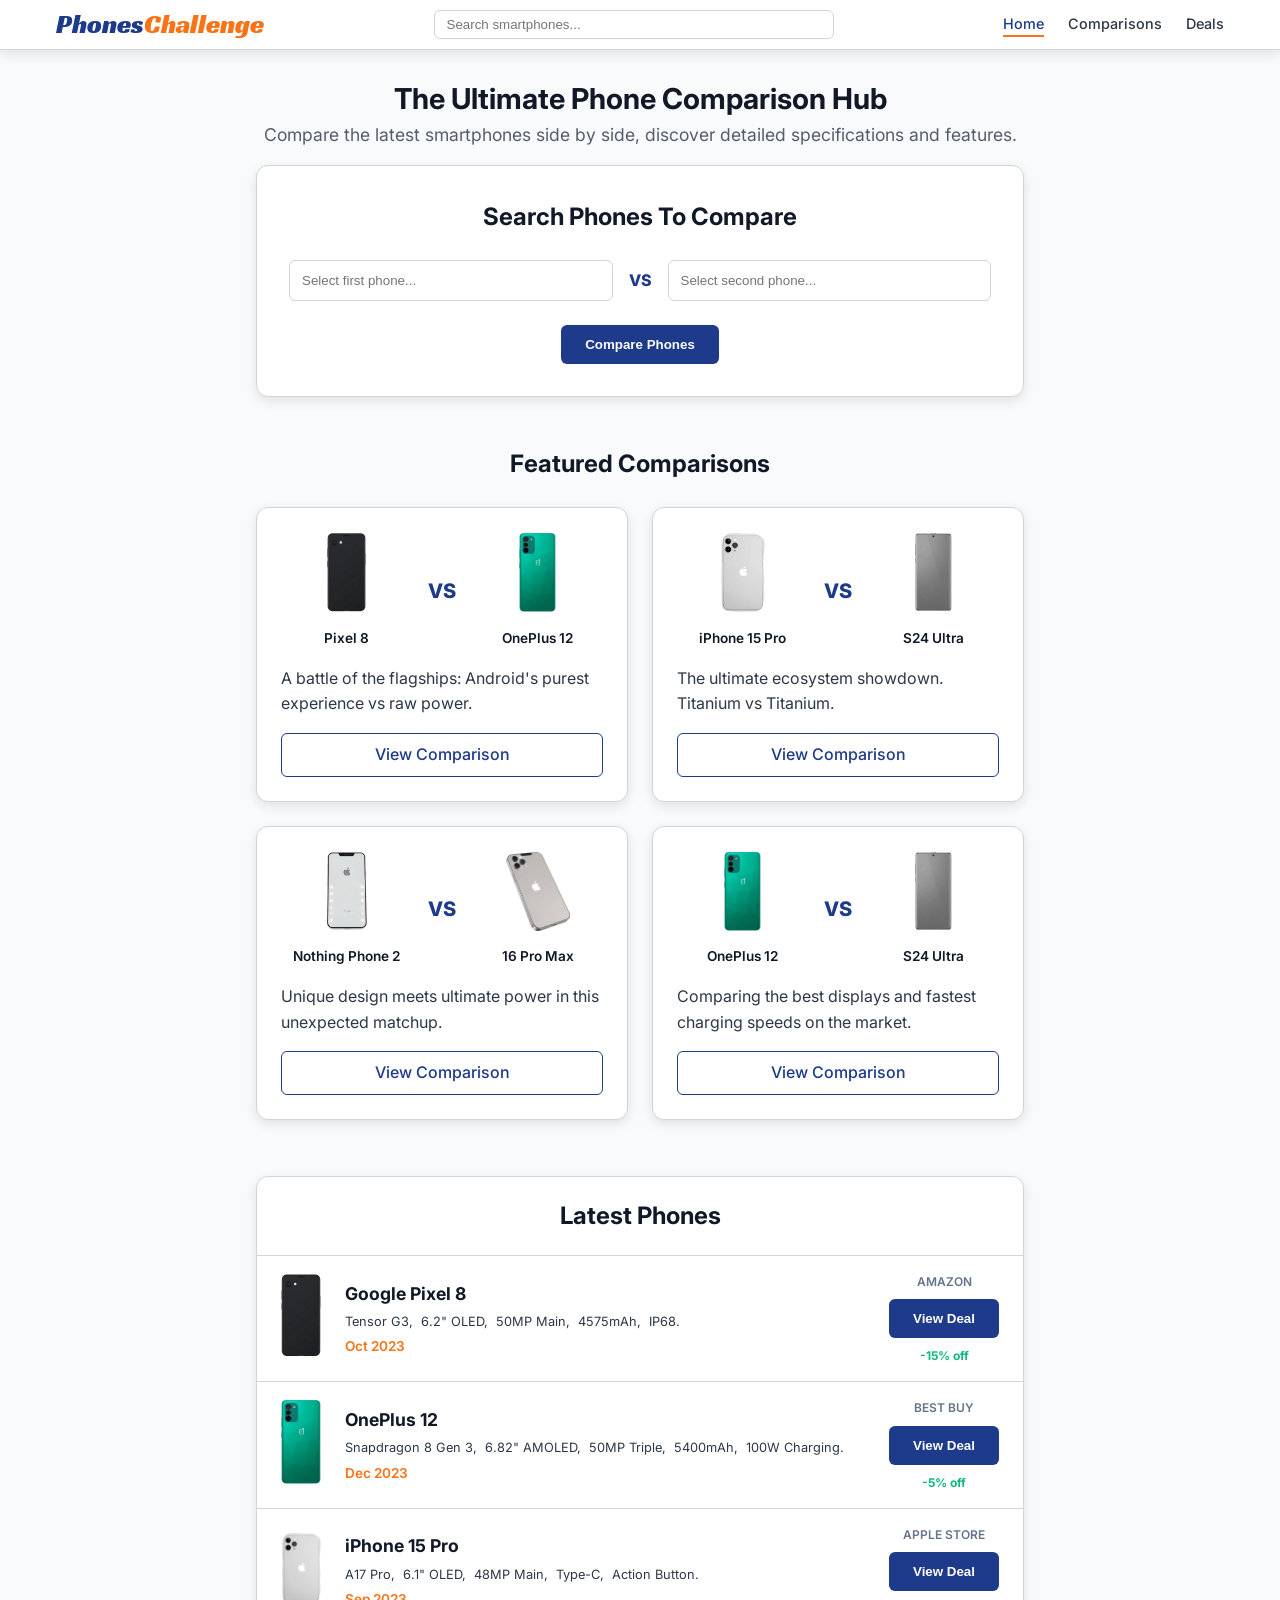
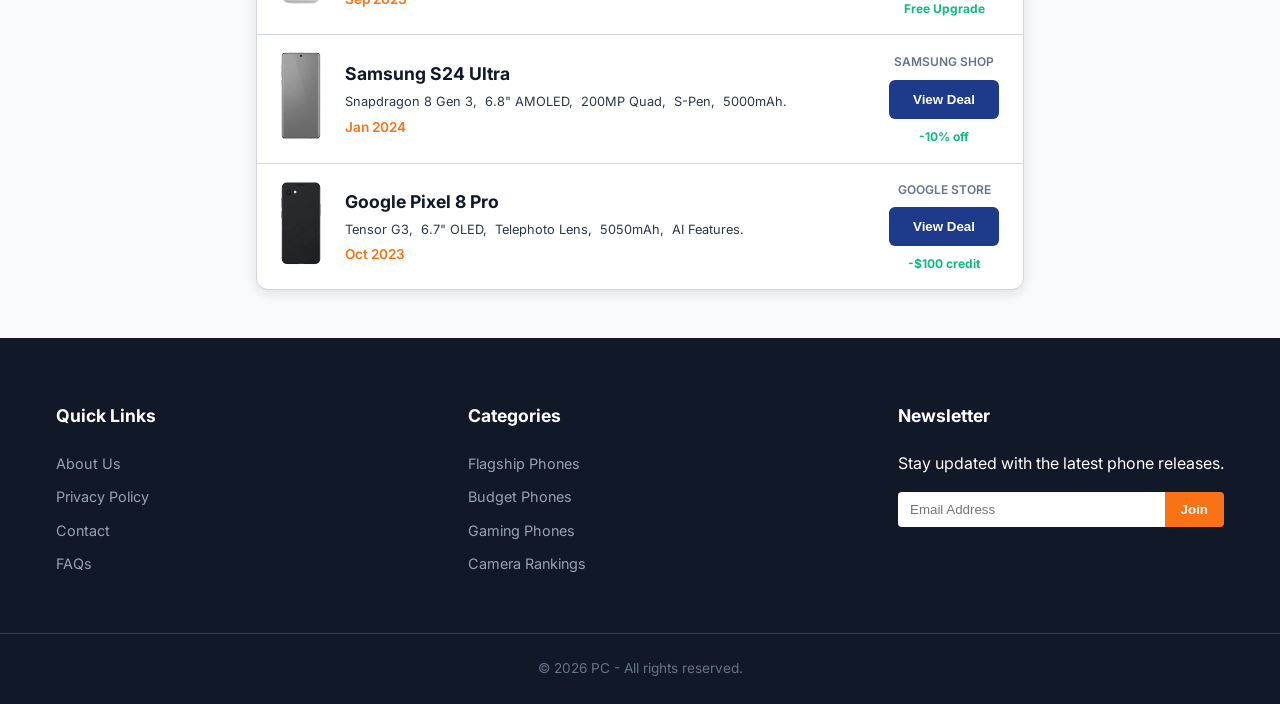
<file: index.html>
<!DOCTYPE html>
<html lang="en">
<head>
    <meta charset="UTF-8">
    <meta name="viewport" content="width=device-width, initial-scale=1.0">
    <title>PC - Ultimate Phone Comparison Hub</title>
    <link rel="preconnect" href="https://fonts.googleapis.com">
    <link rel="preconnect" href="https://fonts.gstatic.com" crossorigin>
    <link href="https://fonts.googleapis.com/css2?family=Inter:wght@400;500;600;700&family=Racing+Sans+One&display=swap" rel="stylesheet">
    <link rel="stylesheet" href="style.css">
</head>
<body>
    <header id="main-header">
        <div class="header-content container-1200">
            <div class="header-left">
                <a href="index.html" class="brand">
                    <span class="brand-desktop"><span class="p-primary">Phones</span><span class="p-secondary">Challenge</span></span>
                    <span class="brand-mobile"><span class="p-primary">P</span><span class="p-secondary">C</span></span>
                </a>
            </div>
            <div class="header-middle">
                <div class="search-bar">
                    <div class="input-wrapper">
                        <input type="text" placeholder="Search smartphones...">
                        <button class="clear-btn" aria-label="Clear input">&times;</button>
                    </div>
                </div>
            </div>
            <div class="header-right">
                <nav class="desktop-nav">
                    <a href="index.html" class="active-link">Home</a>
                    <a href="comparisons.html">Comparisons</a>
                    <a href="#">Deals</a>
                </nav>
                <button class="mobile-menu-toggle" aria-label="Toggle Menu">
                    <span></span>
                    <span></span>
                    <span></span>
                </button>
            </div>
        </div>
        <div class="mobile-nav-overlay">
            <nav>
                <a href="index.html" class="active-link">Home</a>
                <a href="comparisons.html">Comparisons</a>
                <a href="#">Deals</a>
            </nav>
        </div>
    </header>

    <main class="main-content">
        <div class="container-800">
            <section class="hero">
                <h1>The Ultimate Phone Comparison Hub</h1>
                <p class="subtitle">Compare the latest smartphones side by side, discover detailed specifications and features.</p>
            </section>

            <section class="compare-tool">
                <h2>Search Phones To Compare</h2>
                <div class="compare-container">
                    <div class="compare-inputs">
                        <div class="input-wrapper">
                            <input type="text" placeholder="Select first phone...">
                            <button class="clear-btn" aria-label="Clear input">&times;</button>
                        </div>
                        <span class="vs-text">VS</span>
                        <div class="input-wrapper">
                            <input type="text" placeholder="Select second phone...">
                            <button class="clear-btn" aria-label="Clear input">&times;</button>
                        </div>
                    </div>
                    <button class="btn-primary compare-btn">Compare Phones</button>
                </div>
            </section>

            <section class="featured-comparisons">
                <h2>Featured Comparisons</h2>
                <div class="comparison-grid">
                    <div class="comparison-card">
                        <div class="comparison-visual">
                            <div class="phone-item">
                                <img src="phone_pixel8.png" alt="Google Pixel 8">
                                <label>Pixel 8</label>
                            </div>
                            <span class="vs-small">VS</span>
                            <div class="phone-item">
                                <img src="phone_oneplus12.png" alt="OnePlus 12">
                                <label>OnePlus 12</label>
                            </div>
                        </div>
                        <p>A battle of the flagships: Android's purest experience vs raw power.</p>
                        <a href="google-pixel-8-vs-oneplus-12.html" class="btn-outline">View Comparison</a>
                    </div>

                    <div class="comparison-card">
                        <div class="comparison-visual">
                            <div class="phone-item">
                                <img src="phone_iphone15.png" alt="iPhone 15 Pro">
                                <label>iPhone 15 Pro</label>
                            </div>
                            <span class="vs-small">VS</span>
                            <div class="phone-item">
                                <img src="phone_s24ultra.png" alt="S24 Ultra">
                                <label>S24 Ultra</label>
                            </div>
                        </div>
                        <p>The ultimate ecosystem showdown. Titanium vs Titanium.</p>
                        <a href="iphone-15-pro-vs-galaxy-s24-ultra.html" class="btn-outline">View Comparison</a>
                    </div>
                    
                    <div class="comparison-card">
                        <div class="comparison-visual">
                            <div class="phone-item">
                                <img src="phone_nothing2.png" alt="Nothing Phone 2">
                                <label>Nothing Phone 2</label>
                            </div>
                            <span class="vs-small">VS</span>
                            <div class="phone-item">
                                <img src="phone_iphone16promax.png" alt="iPhone 16 Pro Max">
                                <label>16 Pro Max</label>
                            </div>
                        </div>
                        <p>Unique design meets ultimate power in this unexpected matchup.</p>
                        <a href="nothing-phone-2-vs-iphone-16-pro-max.html" class="btn-outline">View Comparison</a>
                    </div>

                    <div class="comparison-card">
                        <div class="comparison-visual">
                            <div class="phone-item">
                                <img src="phone_oneplus12.png" alt="OnePlus 12">
                                <label>OnePlus 12</label>
                            </div>
                            <span class="vs-small">VS</span>
                            <div class="phone-item">
                                <img src="phone_s24ultra.png" alt="S24 Ultra">
                                <label>S24 Ultra</label>
                            </div>
                        </div>
                        <p>Comparing the best displays and fastest charging speeds on the market.</p>
                        <a href="#" class="btn-outline">View Comparison</a>
                    </div>
                </div>
            </section>

            <div id="latest-phones-table-container"></div>
        </div>
    </main>

    <button id="scroll-to-top" class="scroll-to-top" aria-label="Scroll to top">
        <svg viewBox="0 0 24 24" width="24" height="24" stroke="currentColor" stroke-width="2" fill="none" stroke-linecap="round" stroke-linejoin="round"><polyline points="18 15 12 9 6 15"></polyline></svg>
    </button>

    <footer>
        <div class="footer-top container-1200">
            <div class="footer-column">
                <h3>Quick Links</h3>
                <ul>
                    <li><a href="#">About Us</a></li>
                    <li><a href="#">Privacy Policy</a></li>
                    <li><a href="#">Contact</a></li>
                    <li><a href="#">FAQs</a></li>
                </ul>
            </div>
            <div class="footer-column">
                <h3>Categories</h3>
                <ul>
                    <li><a href="#">Flagship Phones</a></li>
                    <li><a href="#">Budget Phones</a></li>
                    <li><a href="#">Gaming Phones</a></li>
                    <li><a href="#">Camera Rankings</a></li>
                </ul>
            </div>
            <div class="footer-column">
                <h3>Newsletter</h3>
                <p>Stay updated with the latest phone releases.</p>
                <div class="newsletter-input">
                    <input type="email" placeholder="Email Address">
                    <button class="btn-secondary">Join</button>
                </div>
            </div>
        </div>
        <div class="footer-bottom">
            <div class="container-1200">
                <p>&copy; 2026 PC - All rights reserved.</p>
            </div>
        </div>
    </footer>

    <script src="latestPhonesStore.js"></script>
    <script>
        // Initialize the table component
        if (window.initLatestPhonesTable) {
            window.initLatestPhonesTable('latest-phones-table-container');
        }

        // Sticky Header
        const header = document.getElementById('main-header');

        // Mobile Menu Toggle
        const menuBtn = document.querySelector('.mobile-menu-toggle');
        const overlay = document.querySelector('.mobile-nav-overlay');
        
        menuBtn.addEventListener('click', (e) => {
            e.stopPropagation();
            menuBtn.classList.toggle('active');
            overlay.classList.toggle('active');
        });

        // Close menu when clicking outside
        document.addEventListener('click', (e) => {
            if (!header.contains(e.target) && overlay.classList.contains('active')) {
                menuBtn.classList.remove('active');
                overlay.classList.remove('active');
            }
        });

        // Clear button functionality
        document.querySelectorAll('.clear-btn').forEach(btn => {
            btn.addEventListener('click', (e) => {
                const input = e.target.previousElementSibling;
                input.value = '';
                input.focus();
            });
        });

        // Scroll to top button visibility and action
        const scrollToTopBtn = document.getElementById('scroll-to-top');
        window.addEventListener('scroll', () => {
            if (window.pageYOffset > 300) {
                scrollToTopBtn.classList.add('visible');
            } else {
                scrollToTopBtn.classList.remove('visible');
            }
        });

        scrollToTopBtn.addEventListener('click', () => {
            window.scrollTo({
                top: 0,
                behavior: 'smooth'
            });
        });
    </script>
</body>
</html>
</file>
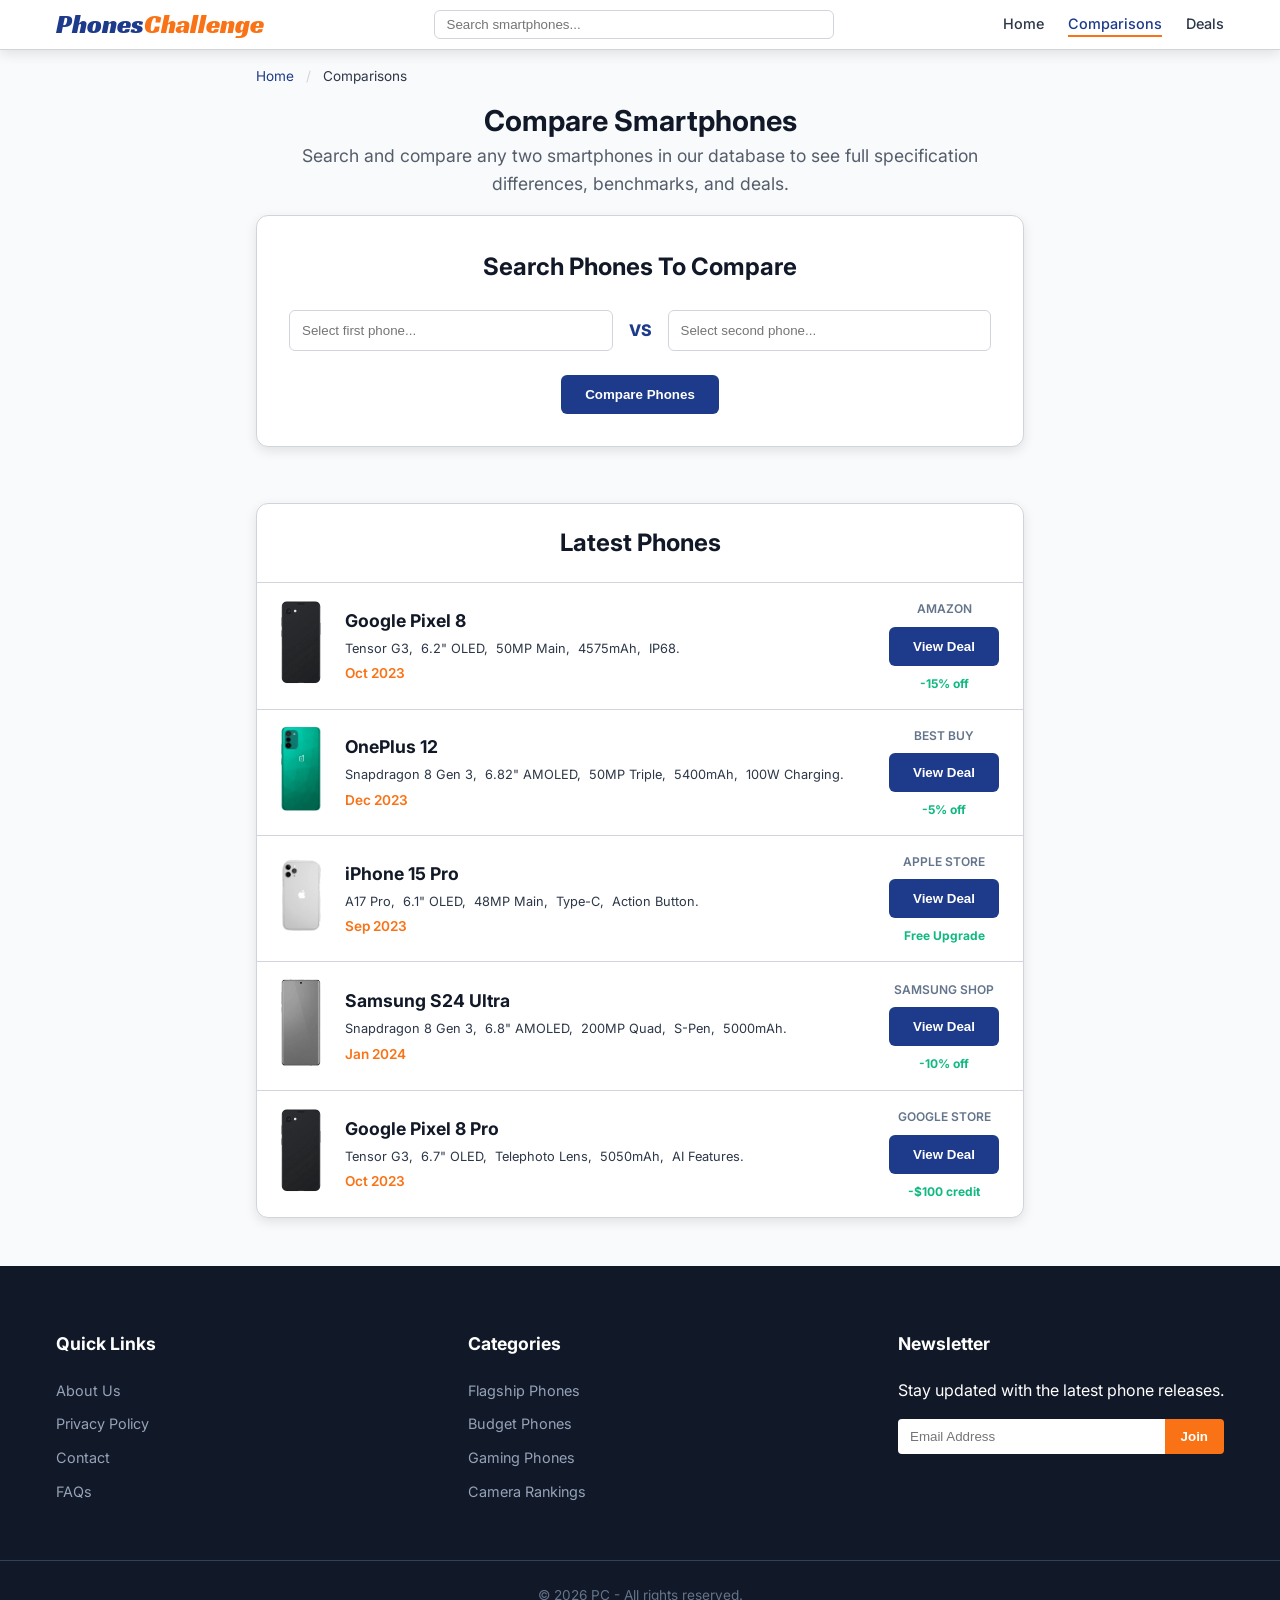
<file: comparisons.html>
<!DOCTYPE html>
<html lang="en">
<head>
    <meta charset="UTF-8">
    <meta name="viewport" content="width=device-width, initial-scale=1.0">
    <title>Smartphone Comparisons - PC</title>
    <link rel="preconnect" href="https://fonts.googleapis.com">
    <link rel="preconnect" href="https://fonts.gstatic.com" crossorigin>
    <link href="https://fonts.googleapis.com/css2?family=Inter:wght@400;500;600;700&family=Racing+Sans+One&display=swap" rel="stylesheet">
    <link rel="stylesheet" href="style.css">
</head>
<body>
    <header id="main-header">
        <div class="header-content container-1200">
            <div class="header-left">
                <a href="index.html" class="brand">
                    <span class="brand-desktop"><span class="p-primary">Phones</span><span class="p-secondary">Challenge</span></span>
                    <span class="brand-mobile"><span class="p-primary">P</span><span class="p-secondary">C</span></span>
                </a>
            </div>
            <div class="header-middle">
                <div class="search-bar">
                    <div class="input-wrapper">
                        <input type="text" placeholder="Search smartphones...">
                        <button class="clear-btn" aria-label="Clear input">&times;</button>
                    </div>
                </div>
            </div>
            <div class="header-right">
                <nav class="desktop-nav">
                    <a href="index.html">Home</a>
                    <a href="comparisons.html" class="active-link">Comparisons</a>
                    <a href="#">Deals</a>
                </nav>
                <button class="mobile-menu-toggle" aria-label="Toggle Menu">
                    <span></span>
                    <span></span>
                    <span></span>
                </button>
            </div>
        </div>
        <div class="mobile-nav-overlay">
            <nav>
                <a href="index.html">Home</a>
                <a href="comparisons.html" class="active-link">Comparisons</a>
                <a href="#">Deals</a>
            </nav>
        </div>
    </header>

    <main class="main-content">
        <div class="container-800">
            <div class="breadcrumbs">
                <a href="index.html">Home</a> <span>/</span> 
                Comparisons
            </div>

            <section class="hero">
                <h1>Compare Smartphones</h1>
                <p class="subtitle">Search and compare any two smartphones in our database to see full specification differences, benchmarks, and deals.</p>
            </section>

            <section class="compare-tool">
                <h2>Search Phones To Compare</h2>
                <div class="compare-container">
                    <div class="compare-inputs">
                        <div class="input-wrapper">
                            <input type="text" placeholder="Select first phone...">
                            <button class="clear-btn" aria-label="Clear input">&times;</button>
                        </div>
                        <span class="vs-text">VS</span>
                        <div class="input-wrapper">
                            <input type="text" placeholder="Select second phone...">
                            <button class="clear-btn" aria-label="Clear input">&times;</button>
                        </div>
                    </div>
                    <button class="btn-primary compare-btn">Compare Phones</button>
                </div>
            </section>

            <div id="latest-phones-table-container"></div>
        </div>
    </main>

    <button id="scroll-to-top" class="scroll-to-top" aria-label="Scroll to top">
        <svg viewBox="0 0 24 24" width="24" height="24" stroke="currentColor" stroke-width="2" fill="none" stroke-linecap="round" stroke-linejoin="round"><polyline points="18 15 12 9 6 15"></polyline></svg>
    </button>

    <footer>
        <div class="footer-top container-1200">
            <div class="footer-column">
                <h3>Quick Links</h3>
                <ul>
                    <li><a href="#">About Us</a></li>
                    <li><a href="#">Privacy Policy</a></li>
                    <li><a href="#">Contact</a></li>
                    <li><a href="#">FAQs</a></li>
                </ul>
            </div>
            <div class="footer-column">
                <h3>Categories</h3>
                <ul>
                    <li><a href="#">Flagship Phones</a></li>
                    <li><a href="#">Budget Phones</a></li>
                    <li><a href="#">Gaming Phones</a></li>
                    <li><a href="#">Camera Rankings</a></li>
                </ul>
            </div>
            <div class="footer-column">
                <h3>Newsletter</h3>
                <p>Stay updated with the latest phone releases.</p>
                <div class="newsletter-input">
                    <input type="email" placeholder="Email Address">
                    <button class="btn-secondary">Join</button>
                </div>
            </div>
        </div>
        <div class="footer-bottom">
            <div class="container-1200">
                <p>&copy; 2026 PC - All rights reserved.</p>
            </div>
        </div>
    </footer>

    <script src="latestPhonesStore.js"></script>
    <script>
        if (window.initLatestPhonesTable) {
            window.initLatestPhonesTable('latest-phones-table-container');
        }

        const header = document.getElementById('main-header');

        const menuBtn = document.querySelector('.mobile-menu-toggle');
        const overlay = document.querySelector('.mobile-nav-overlay');
        
        menuBtn.addEventListener('click', (e) => {
            e.stopPropagation();
            menuBtn.classList.toggle('active');
            overlay.classList.toggle('active');
        });

        document.addEventListener('click', (e) => {
            if (!header.contains(e.target) && overlay.classList.contains('active')) {
                menuBtn.classList.remove('active');
                overlay.classList.remove('active');
            }
        });

        document.querySelectorAll('.clear-btn').forEach(btn => {
            btn.addEventListener('click', (e) => {
                const input = e.target.previousElementSibling;
                input.value = '';
                input.focus();
            });
        });

        // Scroll to top button visibility and action
        const scrollToTopBtn = document.getElementById('scroll-to-top');
        window.addEventListener('scroll', () => {
            if (window.pageYOffset > 300) {
                scrollToTopBtn.classList.add('visible');
            } else {
                scrollToTopBtn.classList.remove('visible');
            }
        });

        scrollToTopBtn.addEventListener('click', () => {
            window.scrollTo({
                top: 0,
                behavior: 'smooth'
            });
        });
    </script>
</body>
</html>
</file>
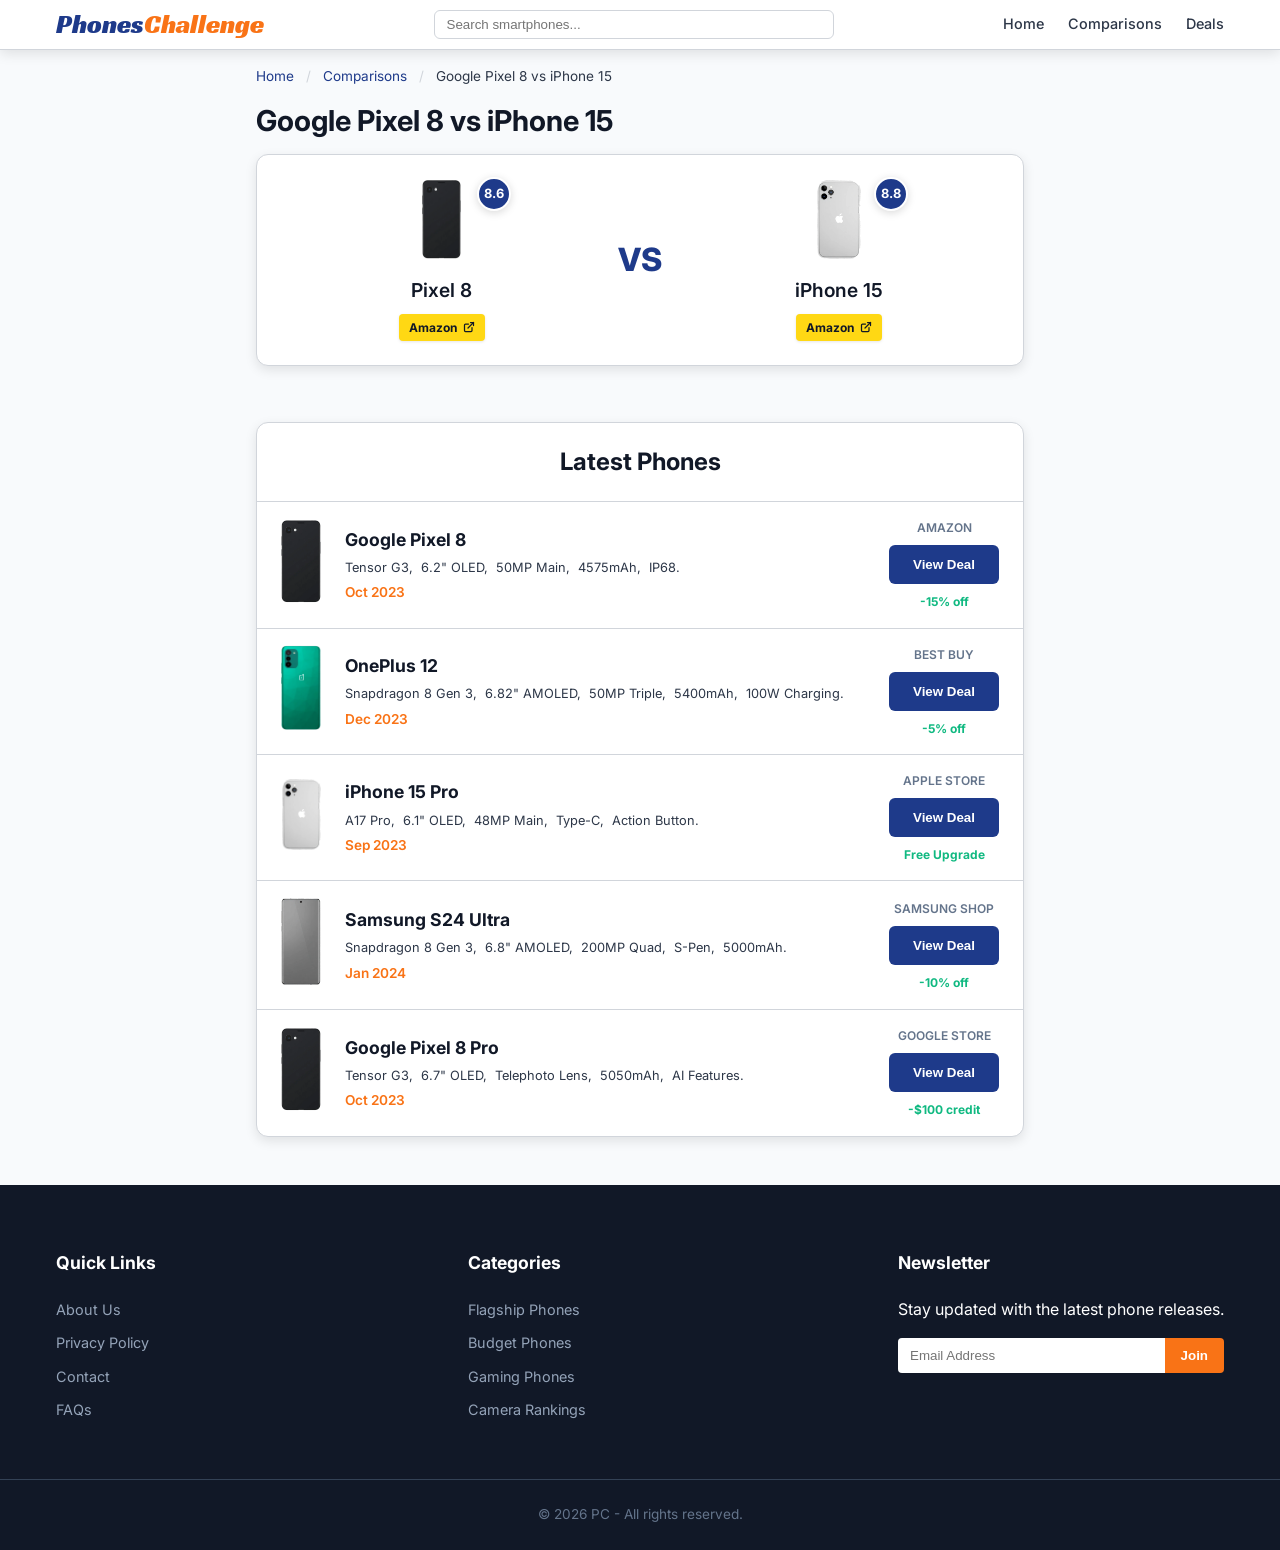
<file: google-pixel-8-vs-iphone-15.html>
<!DOCTYPE html>
<html lang="en">
<head>
    <meta charset="UTF-8">
    <meta name="viewport" content="width=device-width, initial-scale=1.0">
    <title>Google Pixel 8 vs iPhone 15 - PC Comparison</title>
    <link rel="preconnect" href="https://fonts.googleapis.com">
    <link rel="preconnect" href="https://fonts.gstatic.com" crossorigin>
    <link href="https://fonts.googleapis.com/css2?family=Inter:wght@400;500;600;700&family=Racing+Sans+One&display=swap" rel="stylesheet">
    <link rel="stylesheet" href="style.css">
</head>
<body class="pixel-vs-page">
    <header id="main-header">
        <div class="header-content container-1200">
            <div class="header-left">
                <a href="index.html" class="brand">
                    <span class="brand-desktop"><span class="p-primary">Phones</span><span class="p-secondary">Challenge</span></span>
                    <span class="brand-mobile"><span class="p-primary">P</span><span class="p-secondary">C</span></span>
                </a>
            </div>
            <div class="header-middle">
                <div class="search-bar">
                    <div class="input-wrapper">
                        <input type="text" placeholder="Search smartphones...">
                        <button class="clear-btn" aria-label="Clear input">&times;</button>
                    </div>
                </div>
            </div>
            <div class="header-right">
                <nav class="desktop-nav">
                    <a href="index.html">Home</a>
                    <a href="comparisons.html">Comparisons</a>
                    <a href="#">Deals</a>
                </nav>
                <button class="mobile-menu-toggle" aria-label="Toggle Menu">
                    <span></span>
                    <span></span>
                    <span></span>
                </button>
            </div>
        </div>
        <div class="mobile-nav-overlay">
            <nav>
                <a href="index.html">Home</a>
                <a href="comparisons.html">Comparisons</a>
                <a href="#">Deals</a>
            </nav>
        </div>
    </header>

    <div class="page-content-scroll">
    <main class="main-content">
        <div class="container-800">
            <div class="breadcrumbs">
                <a href="index.html">Home</a> <span>/</span> 
                <a href="comparisons.html">Comparisons</a> <span>/</span> 
                Google Pixel 8 vs iPhone 15
            </div>

            <section class="comparison-detail-hero">
                <h1 style="margin-bottom: 1rem;">Google Pixel 8 vs iPhone 15</h1>
                <div class="comparison-visual comparison-hero">
                    <div class="phone-item">
                        <div class="rating-badge">8.6</div>
                        <img src="phone_pixel8.png" alt="Google Pixel 8" class="hero-phone-img">
                        <label style="font-size: 1.2rem;">Pixel 8</label>
                        <a href="https://amazon.com" target="_blank" class="amazon-link">
                            <span class="link-text">Amazon</span>
                            <svg viewBox="0 0 24 24" stroke-linecap="round" stroke-linejoin="round">
                                <path d="M18 13v6a2 2 0 0 1-2 2H5a2 2 0 0 1-2-2V8a2 2 0 0 1 2-2h6"></path>
                                <polyline points="15 3 21 3 21 9"></polyline>
                                <line x1="10" y1="14" x2="21" y2="3"></line>
                            </svg>
                        </a>
                    </div>
                    <span class="vs-text" style="font-size: 2rem;">VS</span>
                    <div class="phone-item">
                        <div class="rating-badge">8.8</div>
                        <img src="phone_iphone15.png" alt="iPhone 15" class="hero-phone-img">
                        <label style="font-size: 1.2rem;">iPhone 15</label>
                        <a href="https://amazon.com" target="_blank" class="amazon-link">
                            <span class="link-text">Amazon</span>
                            <svg viewBox="0 0 24 24" stroke-linecap="round" stroke-linejoin="round">
                                <path d="M18 13v6a2 2 0 0 1-2 2H5a2 2 0 0 1-2-2V8a2 2 0 0 1 2-2h6"></path>
                                <polyline points="15 3 21 3 21 9"></polyline>
                                <line x1="10" y1="14" x2="21" y2="3"></line>
                            </svg>
                        </a>
                    </div>
                </div>
            </section>

            <div id="latest-phones-table-container"></div>
        </div>
    </main>

    <footer>
        <div class="footer-top container-1200">
            <div class="footer-column">
                <h3>Quick Links</h3>
                <ul>
                    <li><a href="#">About Us</a></li>
                    <li><a href="#">Privacy Policy</a></li>
                    <li><a href="#">Contact</a></li>
                    <li><a href="#">FAQs</a></li>
                </ul>
            </div>
            <div class="footer-column">
                <h3>Categories</h3>
                <ul>
                    <li><a href="#">Flagship Phones</a></li>
                    <li><a href="#">Budget Phones</a></li>
                    <li><a href="#">Gaming Phones</a></li>
                    <li><a href="#">Camera Rankings</a></li>
                </ul>
            </div>
            <div class="footer-column">
                <h3>Newsletter</h3>
                <p>Stay updated with the latest phone releases.</p>
                <div class="newsletter-input">
                    <input type="email" placeholder="Email Address">
                    <button class="btn-secondary">Join</button>
                </div>
            </div>
        </div>
        <div class="footer-bottom">
            <div class="container-1200">
                <p>&copy; 2026 PC - All rights reserved.</p>
            </div>
        </div>
    </footer>

    <button id="scroll-to-top" class="scroll-to-top" aria-label="Scroll to top">
        <svg viewBox="0 0 24 24" width="24" height="24" stroke="currentColor" stroke-width="2" fill="none" stroke-linecap="round" stroke-linejoin="round">
            <polyline points="18 15 12 9 6 15"></polyline>
        </svg>
    </button>
    </div>

    <script src="latestPhonesStore.js"></script>
    <script>
        if (window.initLatestPhonesTable) {
            window.initLatestPhonesTable('latest-phones-table-container');
        }

        const header = document.getElementById('main-header');
        const isMobileViewport = window.matchMedia('(max-width: 768px)').matches;
        const scrollContainer = isMobileViewport
            ? document.querySelector('.page-content-scroll')
            : window;

        const menuBtn = document.querySelector('.mobile-menu-toggle');
        const overlay = document.querySelector('.mobile-nav-overlay');
        
        menuBtn.addEventListener('click', (e) => {
            e.stopPropagation();
            menuBtn.classList.toggle('active');
            overlay.classList.toggle('active');
        });

        document.addEventListener('click', (e) => {
            if (!header.contains(e.target) && overlay.classList.contains('active')) {
                menuBtn.classList.remove('active');
                overlay.classList.remove('active');
            }
        });

        document.querySelectorAll('.clear-btn').forEach(btn => {
            btn.addEventListener('click', (e) => {
                const input = e.target.previousElementSibling;
                input.value = '';
                input.focus();
            });
        });

        const scrollToTopBtn = document.getElementById('scroll-to-top');
        const handleScrollVisibility = () => {
            const offset = scrollContainer === window ? window.pageYOffset : scrollContainer.scrollTop;
            if (offset > 300) {
                scrollToTopBtn.classList.add('visible');
            } else {
                scrollToTopBtn.classList.remove('visible');
            }
        };

        scrollContainer.addEventListener('scroll', handleScrollVisibility);

        scrollToTopBtn.addEventListener('click', () => {
            scrollContainer.scrollTo({
                top: 0,
                behavior: 'smooth'
            });
        });

        // Re-initialize scroll logic when device orientation changes
        window.addEventListener('orientationchange', () => {
            setTimeout(() => {
                window.location.reload();
            }, 300);
        });
    </script>
</body>
</html>
</file>
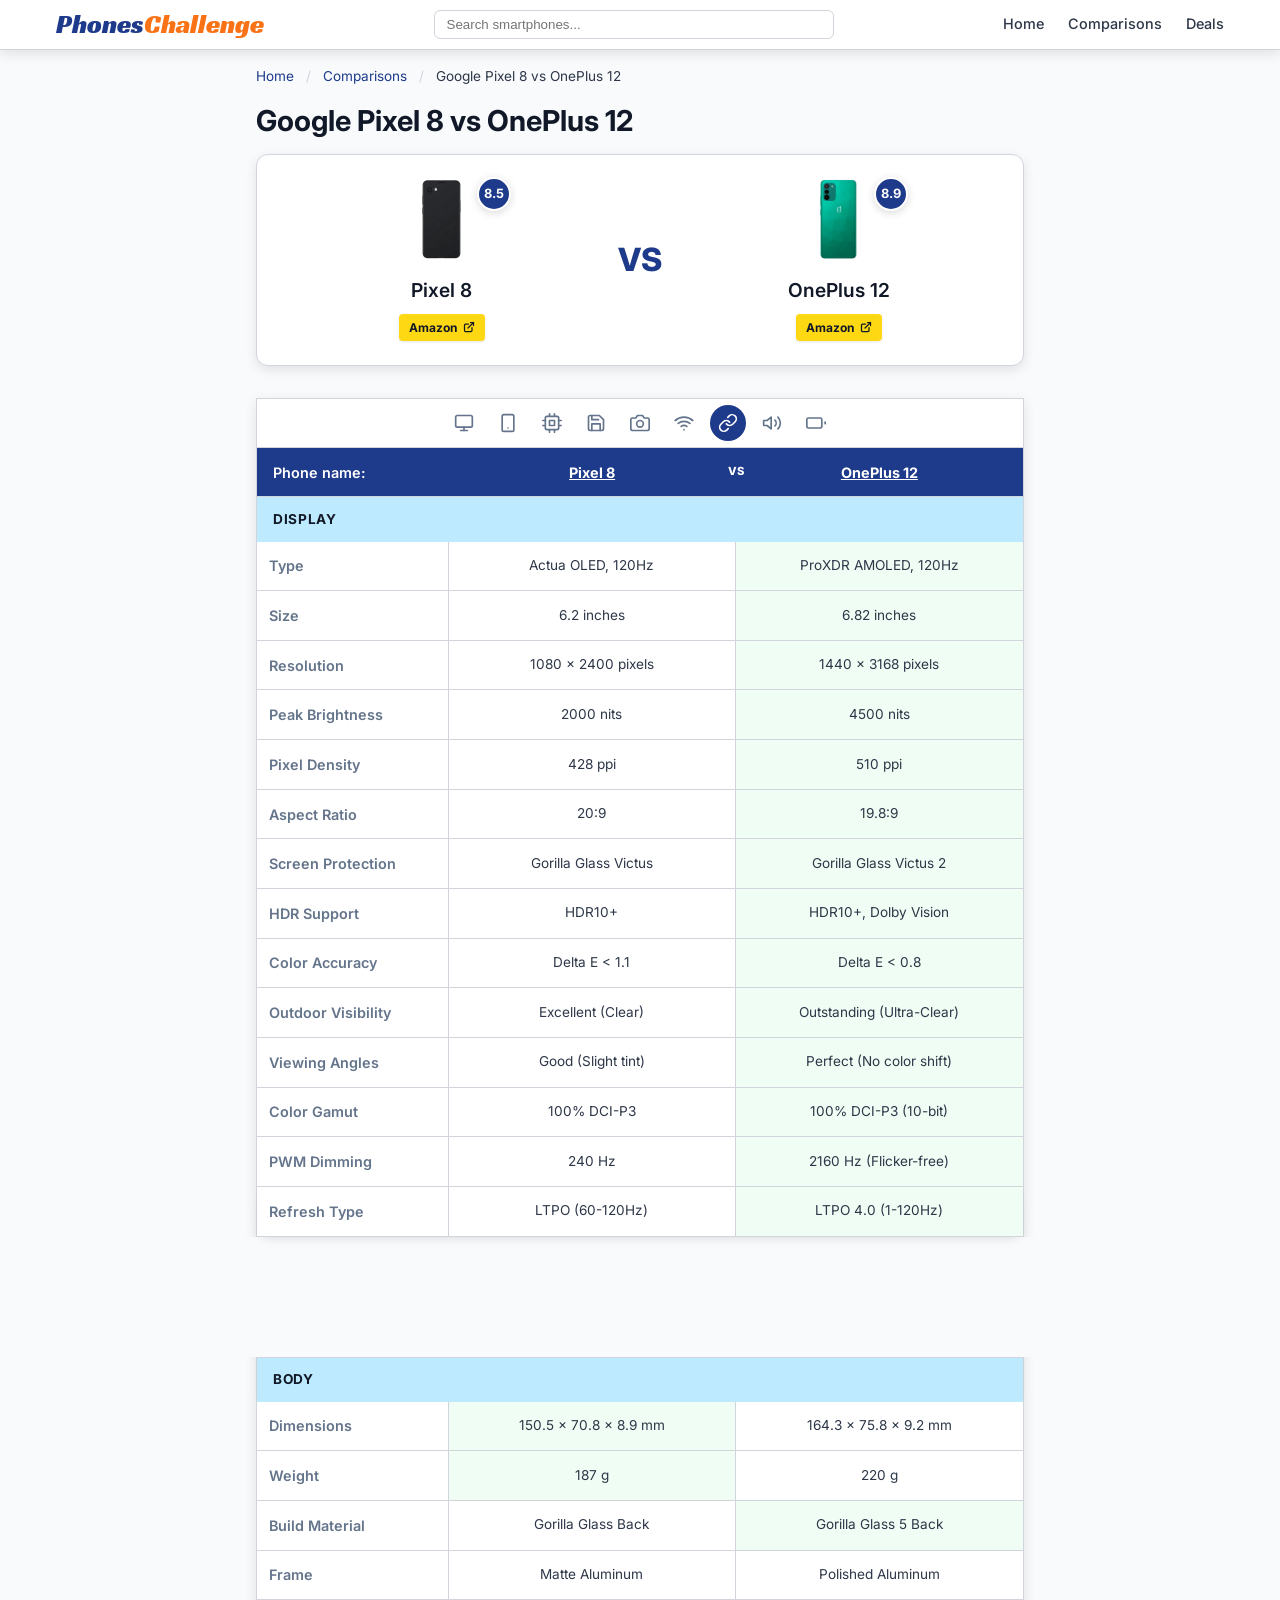
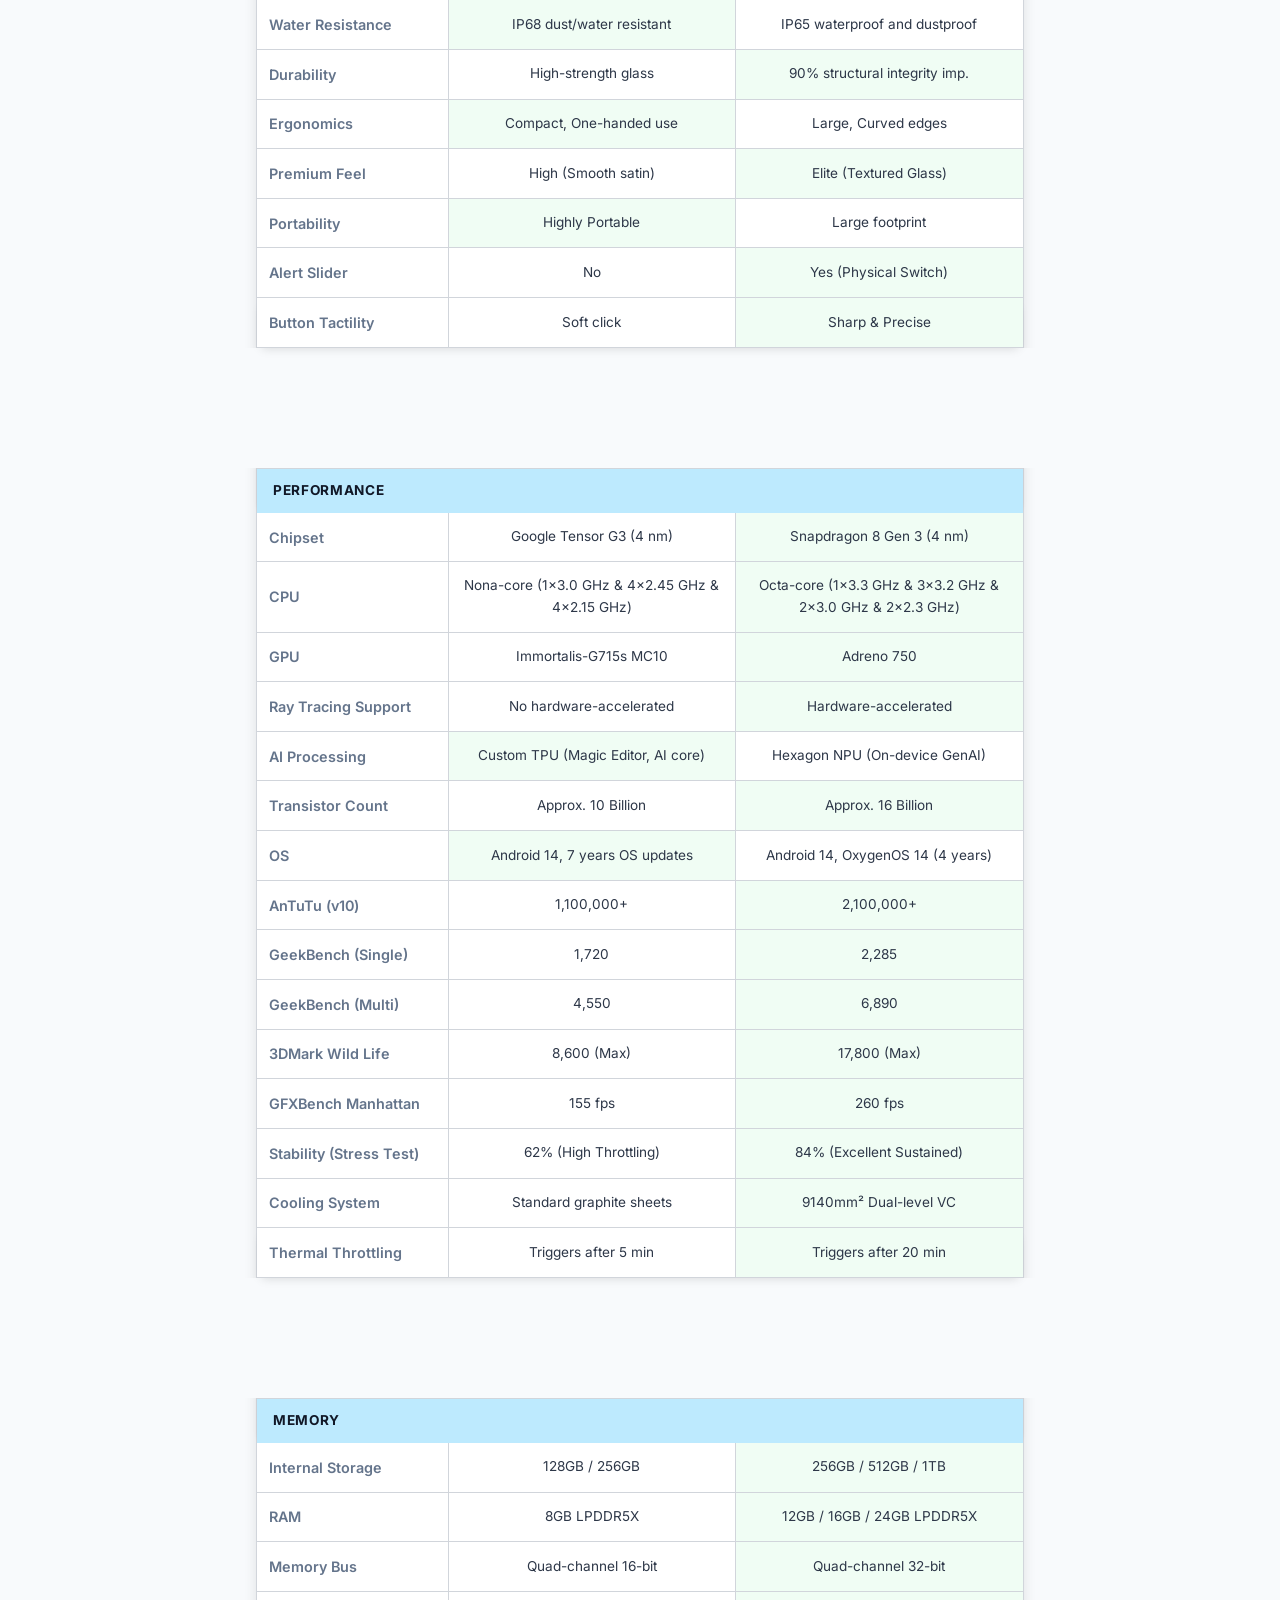
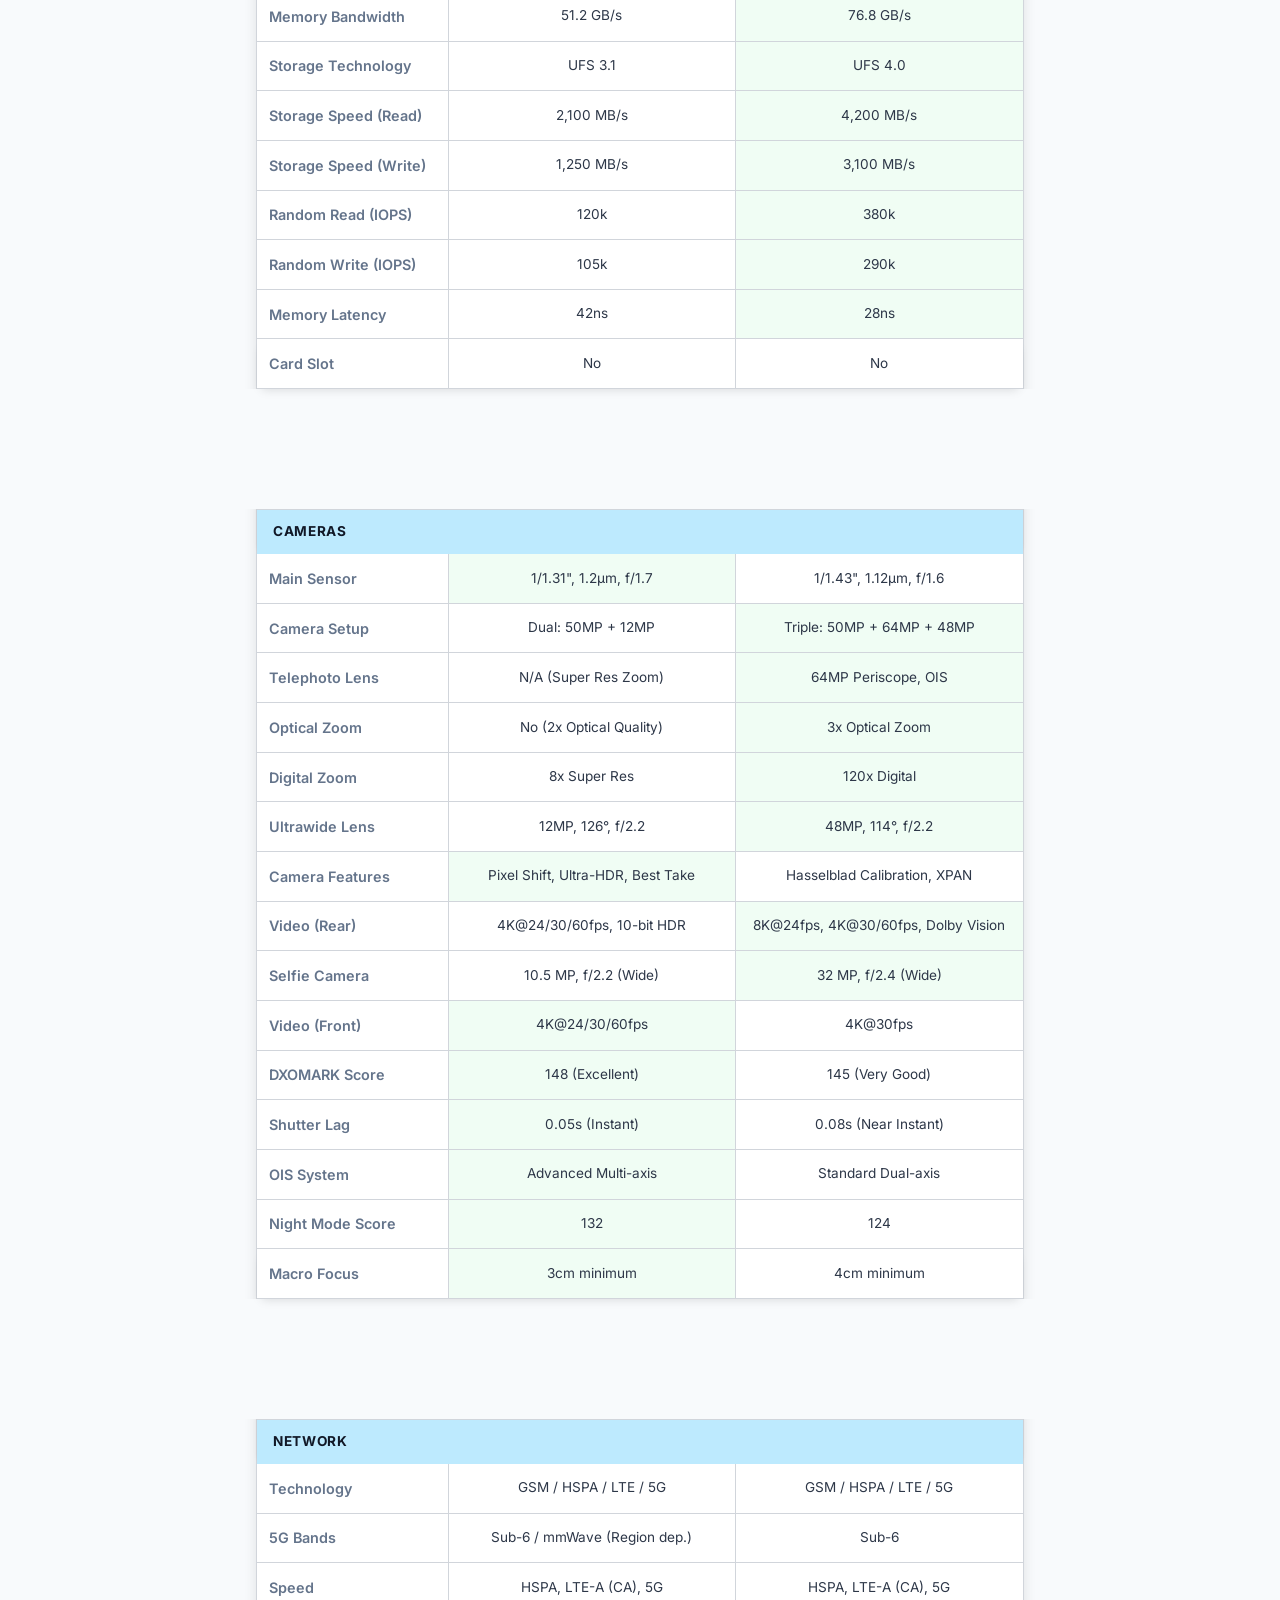
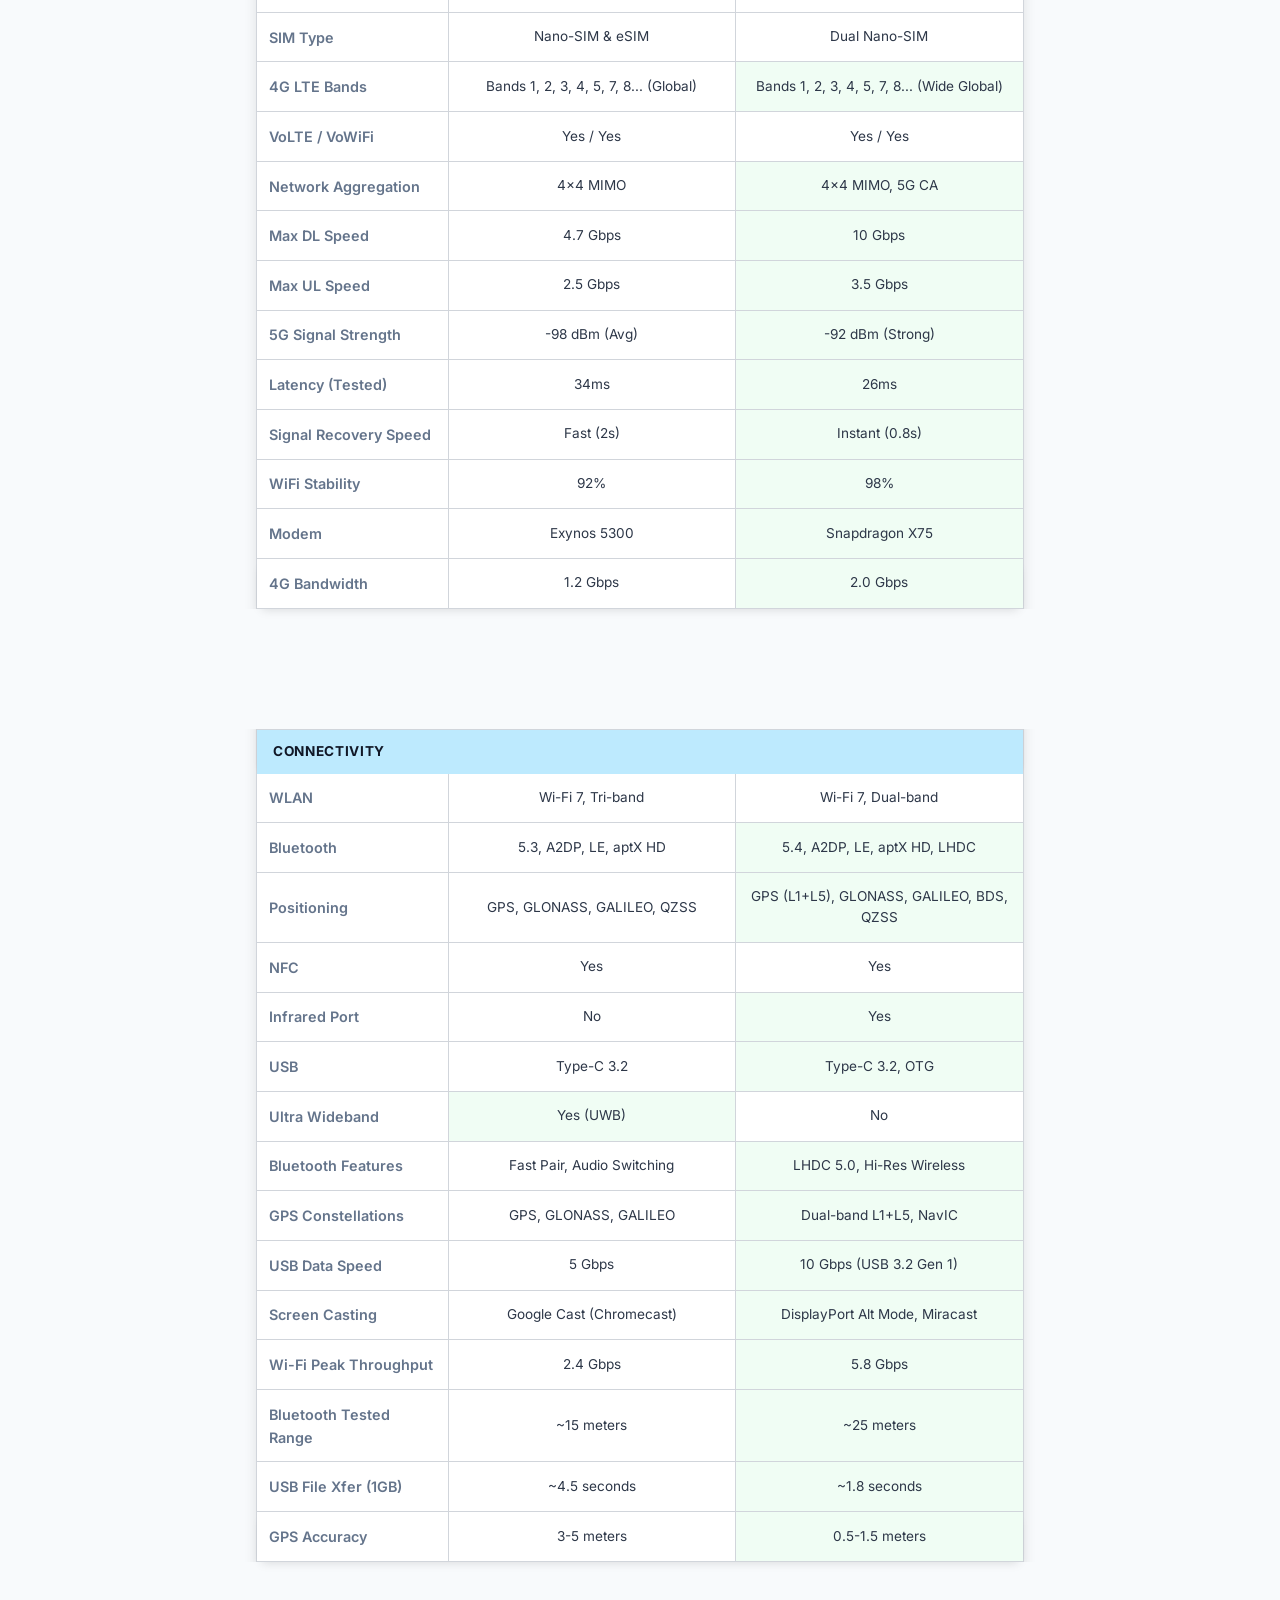
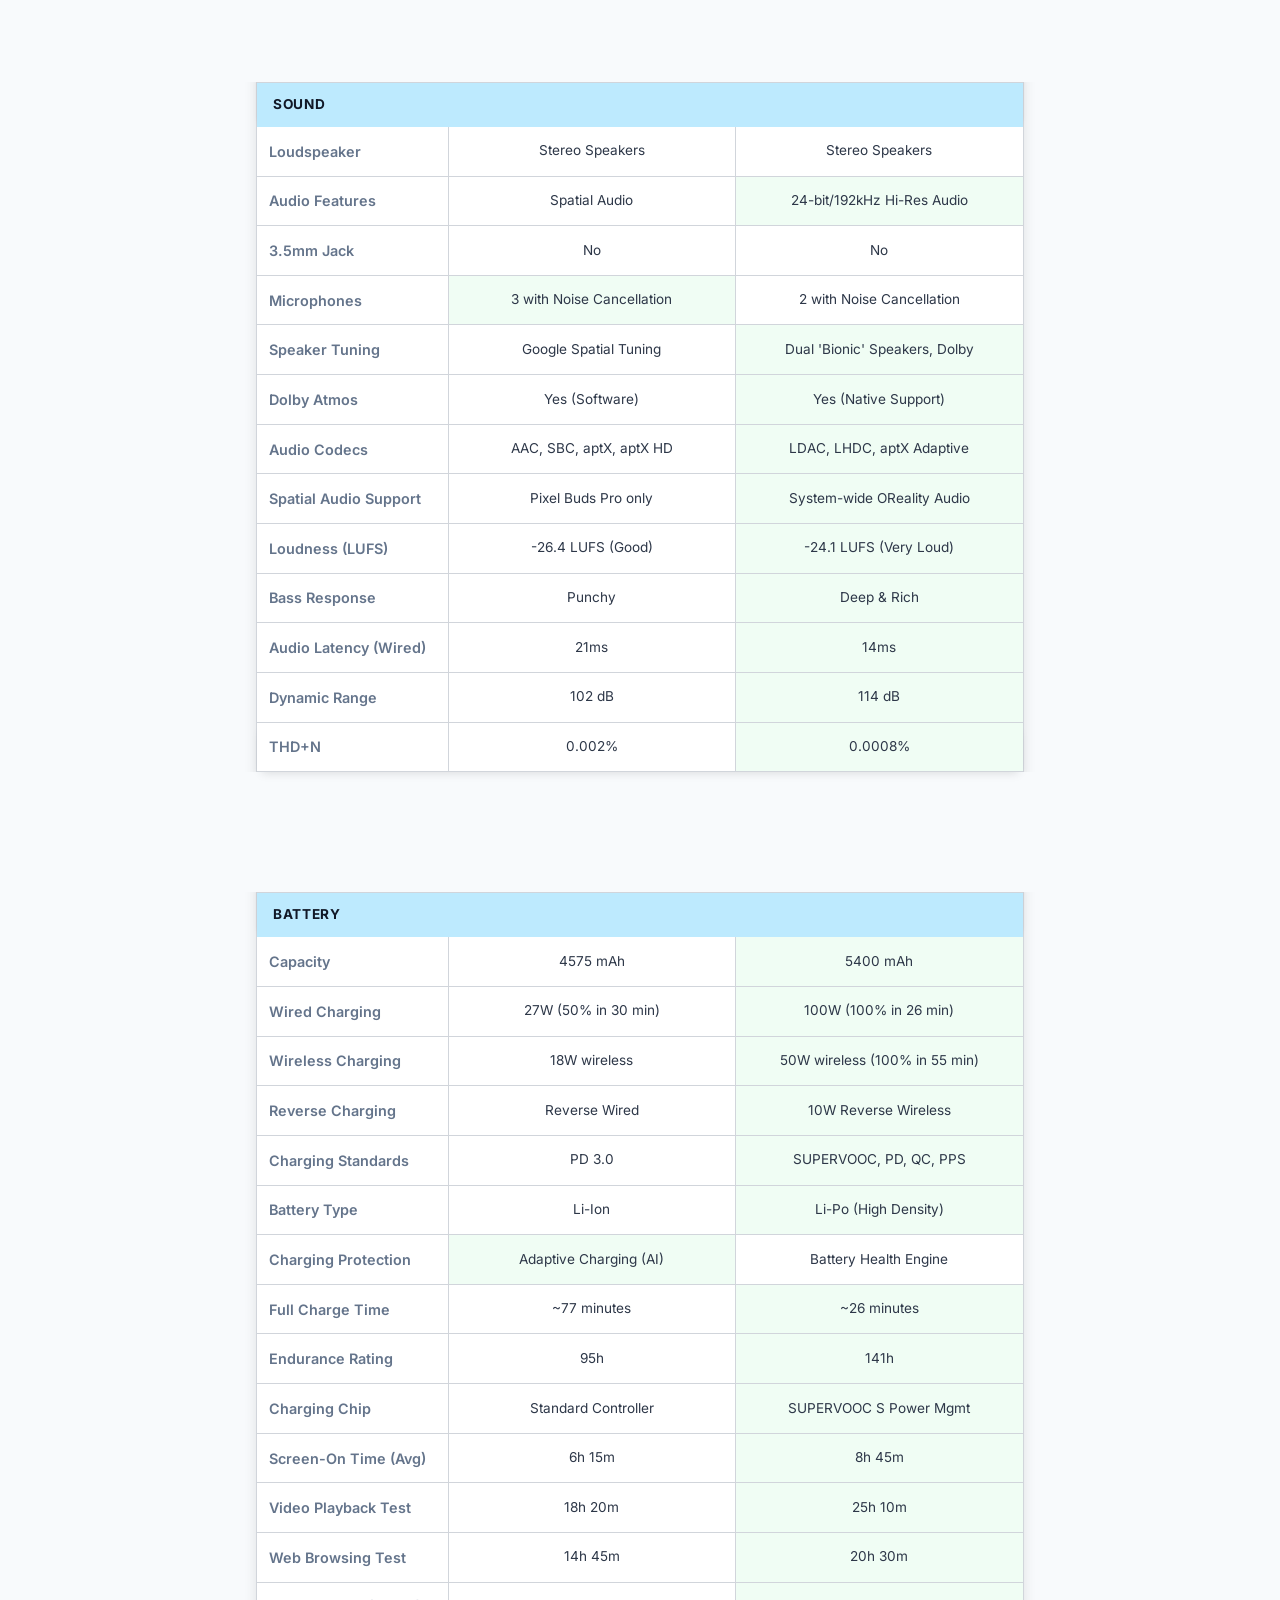
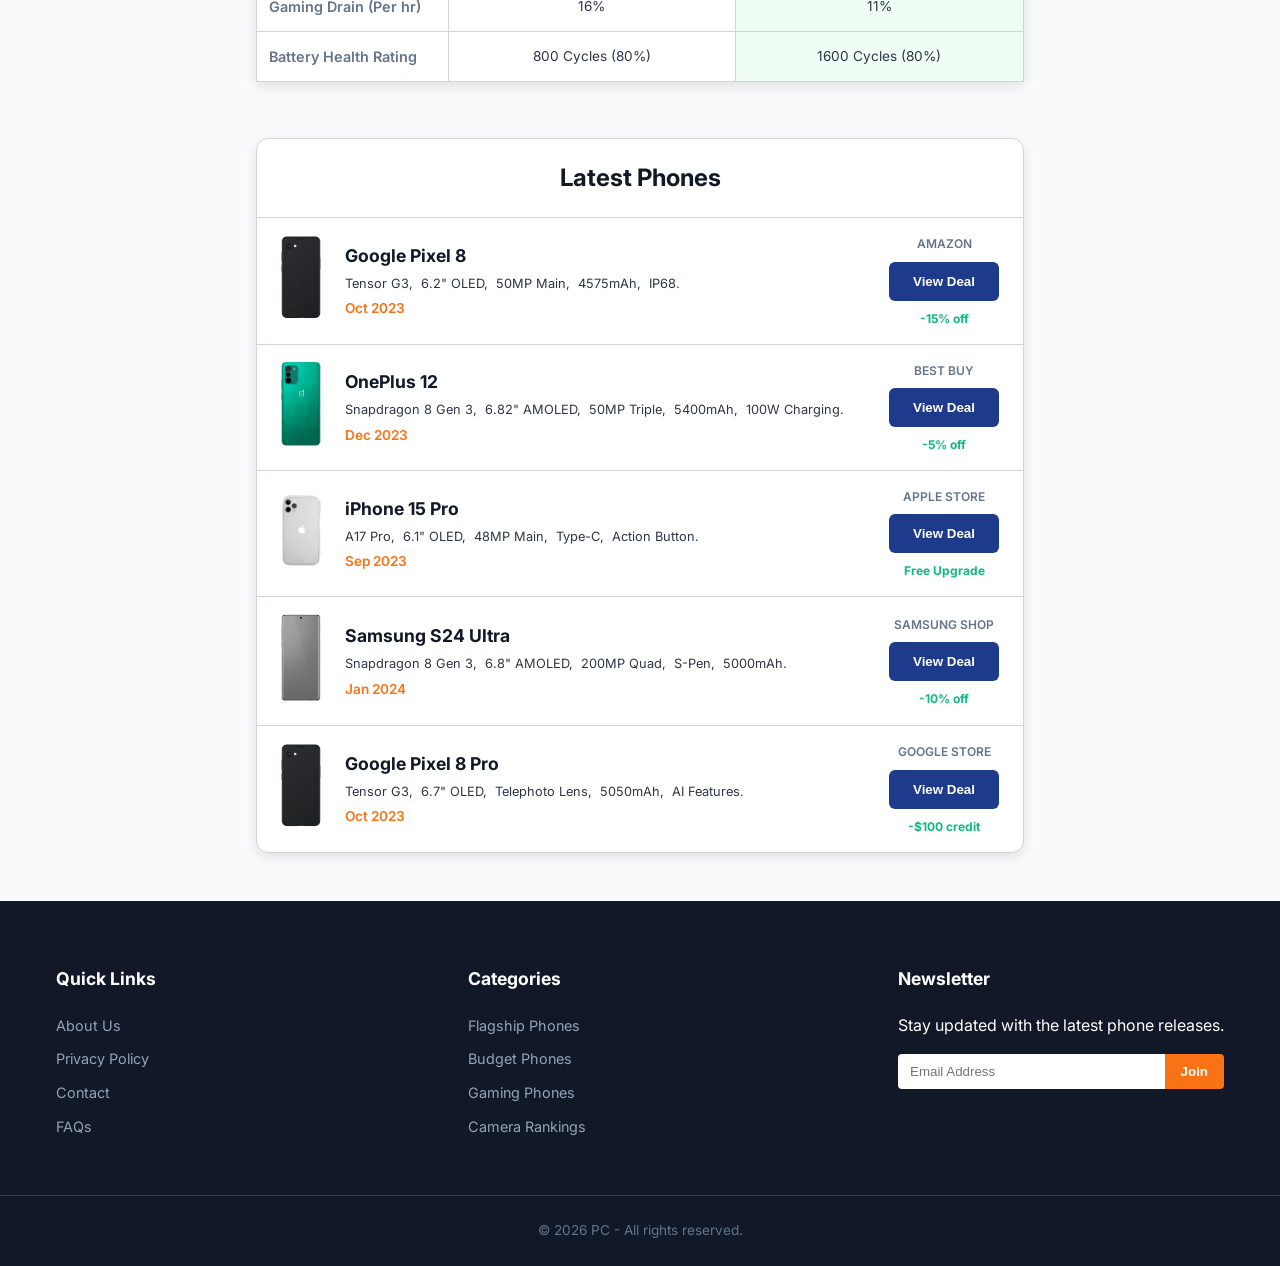
<file: google-pixel-8-vs-oneplus-12.html>
<!DOCTYPE html>
<html lang="en">
<head>
    <meta charset="UTF-8">
    <meta name="viewport" content="width=device-width, initial-scale=1.0">
    <title>Google Pixel 8 vs OnePlus 12 - PC Comparison</title>
    <link rel="preconnect" href="https://fonts.googleapis.com">
    <link rel="preconnect" href="https://fonts.gstatic.com" crossorigin>
    <link href="https://fonts.googleapis.com/css2?family=Inter:wght@400;500;600;700&family=Racing+Sans+One&display=swap" rel="stylesheet">
    <link rel="stylesheet" href="style.css">
</head>
<body class="pixel-vs-page">
    <header id="main-header">
        <div class="header-content container-1200">
            <div class="header-left">
                <a href="index.html" class="brand">
                    <span class="brand-desktop"><span class="p-primary">Phones</span><span class="p-secondary">Challenge</span></span>
                    <span class="brand-mobile"><span class="p-primary">P</span><span class="p-secondary">C</span></span>
                </a>
            </div>
            <div class="header-middle">
                <div class="search-bar">
                    <div class="input-wrapper">
                        <input type="text" placeholder="Search smartphones...">
                        <button class="clear-btn" aria-label="Clear input">&times;</button>
                    </div>
                </div>
            </div>
            <div class="header-right">
                <nav class="desktop-nav">
                    <a href="index.html">Home</a>
                    <a href="comparisons.html">Comparisons</a>
                    <a href="#">Deals</a>
                </nav>
                <button class="mobile-menu-toggle" aria-label="Toggle Menu">
                    <span></span>
                    <span></span>
                    <span></span>
                </button>
            </div>
        </div>
        <div class="mobile-nav-overlay">
            <nav>
                <a href="index.html">Home</a>
                <a href="comparisons.html">Comparisons</a>
                <a href="#">Deals</a>
            </nav>
        </div>
    </header>

    <div class="page-content-scroll">
    <main class="main-content">
        <div class="container-800">
            <div class="breadcrumbs">
                <a href="index.html">Home</a> <span>/</span> 
                <a href="comparisons.html">Comparisons</a> <span>/</span> 
                Google Pixel 8 vs OnePlus 12
            </div>

            <section class="comparison-detail-hero">
                <h1 style="margin-bottom: 1rem;">Google Pixel 8 vs OnePlus 12</h1>
                <div class="comparison-visual comparison-hero">
                    <div class="phone-item">
                        <div class="rating-badge">8.5</div>
                        <img src="phone_pixel8.png" alt="Google Pixel 8" class="hero-phone-img">
                        <label style="font-size: 1.2rem;">Pixel 8</label>
                        <a href="https://amazon.com" target="_blank" class="amazon-link">
                            <span class="link-text">Amazon</span>
                            <svg viewBox="0 0 24 24" stroke-linecap="round" stroke-linejoin="round"><path d="M18 13v6a2 2 0 0 1-2 2H5a2 2 0 0 1-2-2V8a2 2 0 0 1 2-2h6"></path><polyline points="15 3 21 3 21 9"></polyline><line x1="10" y1="14" x2="21" y2="3"></line></svg>
                        </a>
                    </div>
                    <span class="vs-text" style="font-size: 2rem;">VS</span>
                    <div class="phone-item">
                        <div class="rating-badge">8.9</div>
                        <img src="phone_oneplus12.png" alt="OnePlus 12" class="hero-phone-img">
                        <label style="font-size: 1.2rem;">OnePlus 12</label>
                        <a href="https://amazon.com" target="_blank" class="amazon-link">
                            <span class="link-text">Amazon</span>
                            <svg viewBox="0 0 24 24" stroke-linecap="round" stroke-linejoin="round"><path d="M18 13v6a2 2 0 0 1-2 2H5a2 2 0 0 1-2-2V8a2 2 0 0 1 2-2h6"></path><polyline points="15 3 21 3 21 9"></polyline><line x1="10" y1="14" x2="21" y2="3"></line></svg>
                        </a>
                    </div>
                </div>
            </section>

            <div class="specs-container">
                <!-- TOC Row -->
                <nav class="specs-toc visible">
                    <a href="#section-display" title="Display">
                        <svg viewBox="0 0 24 24" width="20" height="20" stroke="currentColor" stroke-width="2" fill="none" stroke-linecap="round" stroke-linejoin="round"><rect x="2" y="3" width="20" height="14" rx="2" ry="2"></rect><line x1="8" y1="21" x2="16" y2="21"></line><line x1="12" y1="17" x2="12" y2="21"></line></svg>
                    </a>
                    <a href="#section-body" title="Body">
                        <svg viewBox="0 0 24 24" width="20" height="20" stroke="currentColor" stroke-width="2" fill="none" stroke-linecap="round" stroke-linejoin="round"><rect x="5" y="2" width="14" height="20" rx="2" ry="2"></rect><line x1="12" y1="18" x2="12.01" y2="18"></line></svg>
                    </a>
                    <a href="#section-performance" title="Performance">
                        <svg viewBox="0 0 24 24" width="20" height="20" stroke="currentColor" stroke-width="2" fill="none" stroke-linecap="round" stroke-linejoin="round"><rect x="4" y="4" width="16" height="16" rx="2"></rect><rect x="9" y="9" width="6" height="6"></rect><line x1="9" y1="1" x2="9" y2="4"></line><line x1="15" y1="1" x2="15" y2="4"></line><line x1="9" y1="20" x2="9" y2="23"></line><line x1="15" y1="20" x2="15" y2="23"></line><line x1="20" y1="9" x2="23" y2="9"></line><line x1="20" y1="15" x2="23" y2="15"></line><line x1="1" y1="9" x2="4" y2="9"></line><line x1="1" y1="15" x2="4" y2="15"></line></svg>
                    </a>
                    <a href="#section-memory" title="Memory">
                        <svg viewBox="0 0 24 24" width="20" height="20" stroke="currentColor" stroke-width="2" fill="none" stroke-linecap="round" stroke-linejoin="round"><path d="M19 21H5a2 2 0 0 1-2-2V5a2 2 0 0 1 2-2h11l5 5v11a2 2 0 0 1-2 2z"></path><polyline points="17 21 17 13 7 13 7 21"></polyline><polyline points="7 3 7 8 15 8"></polyline></svg>
                    </a>
                    <a href="#section-cameras" title="Cameras">
                        <svg viewBox="0 0 24 24" width="20" height="20" stroke="currentColor" stroke-width="2" fill="none" stroke-linecap="round" stroke-linejoin="round"><path d="M23 19a2 2 0 0 1-2 2H3a2 2 0 0 1-2-2V8a2 2 0 0 1 2-2h4l2-3h6l2 3h4a2 2 0 0 1 2 2z"></path><circle cx="12" cy="13" r="4"></circle></svg>
                    </a>
                    <a href="#section-network" title="Network">
                        <svg viewBox="0 0 24 24" width="20" height="20" stroke="currentColor" stroke-width="2" fill="none" stroke-linecap="round" stroke-linejoin="round"><path d="M5 12.55a11 11 0 0 1 14.08 0"></path><path d="M1.42 9a16 16 0 0 1 21.16 0"></path><path d="M8.53 16.11a6 6 0 0 1 6.95 0"></path><line x1="12" y1="20" x2="12.01" y2="20"></line></svg>
                    </a>
                    <a href="#section-connectivity" title="Connectivity">
                        <svg viewBox="0 0 24 24" width="20" height="20" stroke="currentColor" stroke-width="2" fill="none" stroke-linecap="round" stroke-linejoin="round"><path d="M10 13a5 5 0 0 0 7.54.54l3-3a5 5 0 0 0-7.07-7.07l-1.72 1.71"></path><path d="M14 11a5 5 0 0 0-7.54-.54l-3 3a5 5 0 0 0 7.07 7.07l1.71-1.71"></path></svg>
                    </a>
                    <a href="#section-sound" title="Sound">
                        <svg viewBox="0 0 24 24" width="20" height="20" stroke="currentColor" stroke-width="2" fill="none" stroke-linecap="round" stroke-linejoin="round"><polygon points="11 5 6 9 2 9 2 15 6 15 11 19 11 5"></polygon><path d="M19.07 4.93a10 10 0 0 1 0 14.14M15.54 8.46a5 5 0 0 1 0 7.07"></path></svg>
                    </a>
                    <a href="#section-battery" title="Battery">
                        <svg viewBox="0 0 24 24" width="20" height="20" stroke="currentColor" stroke-width="2" fill="none" stroke-linecap="round" stroke-linejoin="round"><rect x="1" y="6" width="18" height="12" rx="2" ry="2"></rect><line x1="23" y1="13" x2="23" y2="11"></line></svg>
                    </a>
                </nav>

                <!-- Header Row -->
                <div class="specs-row specs-header">
                    <div class="specs-col label-col">Phone name:</div>
                    <div class="specs-col data-col">
                        <a href="https://amazon.com" class="specs-store-link">
                            Pixel 8
                        </a>
                    </div>
                    <div class="specs-vs"></div>
                    <div class="specs-col data-col">
                        <a href="https://amazon.com" class="specs-store-link">
                            OnePlus 12
                        </a>
                    </div>
                </div>

                <!-- Display Section -->
                <div class="sub-heading" id="section-display">Display</div>
                <div class="specs-row">
                    <div class="specs-col label-col">Type</div>
                    <div class="specs-col data-col">Actua OLED, 120Hz</div>
                    <div class="specs-col data-col better-spec">ProXDR AMOLED, 120Hz</div>
                </div>
                <div class="specs-row">
                    <div class="specs-col label-col">Size</div>
                    <div class="specs-col data-col">6.2 inches</div>
                    <div class="specs-col data-col better-spec">6.82 inches</div>
                </div>
                <div class="specs-row">
                    <div class="specs-col label-col">Resolution</div>
                    <div class="specs-col data-col">1080 x 2400 pixels</div>
                    <div class="specs-col data-col better-spec">1440 x 3168 pixels</div>
                </div>
                <div class="specs-row">
                    <div class="specs-col label-col">Peak Brightness</div>
                    <div class="specs-col data-col">2000 nits</div>
                    <div class="specs-col data-col better-spec">4500 nits</div>
                </div>
                <div class="specs-row">
                    <div class="specs-col label-col">Pixel Density</div>
                    <div class="specs-col data-col">428 ppi</div>
                    <div class="specs-col data-col better-spec">510 ppi</div>
                </div>
                <div class="specs-row">
                    <div class="specs-col label-col">Aspect Ratio</div>
                    <div class="specs-col data-col">20:9</div>
                    <div class="specs-col data-col better-spec">19.8:9</div>
                </div>
                <div class="specs-row">
                    <div class="specs-col label-col">Screen Protection</div>
                    <div class="specs-col data-col">Gorilla Glass Victus</div>
                    <div class="specs-col data-col better-spec">Gorilla Glass Victus 2</div>
                </div>
                <div class="specs-row">
                    <div class="specs-col label-col">HDR Support</div>
                    <div class="specs-col data-col">HDR10+</div>
                    <div class="specs-col data-col better-spec">HDR10+, Dolby Vision</div>
                </div>
                <div class="specs-row">
                    <div class="specs-col label-col">Color Accuracy</div>
                    <div class="specs-col data-col">Delta E < 1.1</div>
                    <div class="specs-col data-col better-spec">Delta E < 0.8</div>
                </div>
                <div class="specs-row">
                    <div class="specs-col label-col">Outdoor Visibility</div>
                    <div class="specs-col data-col">Excellent (Clear)</div>
                    <div class="specs-col data-col better-spec">Outstanding (Ultra-Clear)</div>
                </div>
                <div class="specs-row">
                    <div class="specs-col label-col">Viewing Angles</div>
                    <div class="specs-col data-col">Good (Slight tint)</div>
                    <div class="specs-col data-col better-spec">Perfect (No color shift)</div>
                </div>
                <div class="specs-row">
                    <div class="specs-col label-col">Color Gamut</div>
                    <div class="specs-col data-col">100% DCI-P3</div>
                    <div class="specs-col data-col better-spec">100% DCI-P3 (10-bit)</div>
                </div>
                <div class="specs-row">
                    <div class="specs-col label-col">PWM Dimming</div>
                    <div class="specs-col data-col">240 Hz</div>
                    <div class="specs-col data-col better-spec">2160 Hz (Flicker-free)</div>
                </div>
                <div class="specs-row row-before-ad">
                    <div class="specs-col label-col">Refresh Type</div>
                    <div class="specs-col data-col">LTPO (60-120Hz)</div>
                    <div class="specs-col data-col better-spec">LTPO 4.0 (1-120Hz)</div>
                </div>

                <!-- Body Section -->
                <div class="ad-placeholder-row"></div>
                <div class="sub-heading" id="section-body">Body</div>
                <div class="specs-row">
                    <div class="specs-col label-col">Dimensions</div>
                    <div class="specs-col data-col better-spec">150.5 x 70.8 x 8.9 mm</div>
                    <div class="specs-col data-col">164.3 x 75.8 x 9.2 mm</div>
                </div>
                <div class="specs-row">
                    <div class="specs-col label-col">Weight</div>
                    <div class="specs-col data-col better-spec">187 g</div>
                    <div class="specs-col data-col">220 g</div>
                </div>
                <div class="specs-row">
                    <div class="specs-col label-col">Build Material</div>
                    <div class="specs-col data-col">Gorilla Glass Back</div>
                    <div class="specs-col data-col better-spec">Gorilla Glass 5 Back</div>
                </div>
                <div class="specs-row">
                    <div class="specs-col label-col">Frame</div>
                    <div class="specs-col data-col">Matte Aluminum</div>
                    <div class="specs-col data-col">Polished Aluminum</div>
                </div>
                <div class="specs-row">
                    <div class="specs-col label-col">Water Resistance</div>
                    <div class="specs-col data-col better-spec">IP68 dust/water resistant</div>
                    <div class="specs-col data-col">IP65 waterproof and dustproof</div>
                </div>
                <div class="specs-row">
                    <div class="specs-col label-col">Durability</div>
                    <div class="specs-col data-col">High-strength glass</div>
                    <div class="specs-col data-col better-spec">90% structural integrity imp.</div>
                </div>
                <div class="specs-row">
                    <div class="specs-col label-col">Ergonomics</div>
                    <div class="specs-col data-col better-spec">Compact, One-handed use</div>
                    <div class="specs-col data-col">Large, Curved edges</div>
                </div>
                <div class="specs-row">
                    <div class="specs-col label-col">Premium Feel</div>
                    <div class="specs-col data-col">High (Smooth satin)</div>
                    <div class="specs-col data-col better-spec">Elite (Textured Glass)</div>
                </div>
                <div class="specs-row">
                    <div class="specs-col label-col">Portability</div>
                    <div class="specs-col data-col better-spec">Highly Portable</div>
                    <div class="specs-col data-col">Large footprint</div>
                </div>
                <div class="specs-row">
                    <div class="specs-col label-col">Alert Slider</div>
                    <div class="specs-col data-col">No</div>
                    <div class="specs-col data-col better-spec">Yes (Physical Switch)</div>
                </div>
                <div class="specs-row row-before-ad">
                    <div class="specs-col label-col">Button Tactility</div>
                    <div class="specs-col data-col">Soft click</div>
                    <div class="specs-col data-col better-spec">Sharp & Precise</div>
                </div>

                <!-- Performance Section -->
                <div class="ad-placeholder-row"></div>
                <div class="sub-heading" id="section-performance">Performance</div>
                <div class="specs-row">
                    <div class="specs-col label-col">Chipset</div>
                    <div class="specs-col data-col">Google Tensor G3 (4 nm)</div>
                    <div class="specs-col data-col better-spec">Snapdragon 8 Gen 3 (4 nm)</div>
                </div>
                <div class="specs-row">
                    <div class="specs-col label-col">CPU</div>
                    <div class="specs-col data-col">Nona-core (1x3.0 GHz & 4x2.45 GHz & 4x2.15 GHz)</div>
                    <div class="specs-col data-col better-spec">Octa-core (1x3.3 GHz & 3x3.2 GHz & 2x3.0 GHz & 2x2.3 GHz)</div>
                </div>
                <div class="specs-row">
                    <div class="specs-col label-col">GPU</div>
                    <div class="specs-col data-col">Immortalis-G715s MC10</div>
                    <div class="specs-col data-col better-spec">Adreno 750</div>
                </div>
                <div class="specs-row">
                    <div class="specs-col label-col">Ray Tracing Support</div>
                    <div class="specs-col data-col">No hardware-accelerated</div>
                    <div class="specs-col data-col better-spec">Hardware-accelerated</div>
                </div>
                <div class="specs-row">
                    <div class="specs-col label-col">AI Processing</div>
                    <div class="specs-col data-col better-spec">Custom TPU (Magic Editor, AI core)</div>
                    <div class="specs-col data-col">Hexagon NPU (On-device GenAI)</div>
                </div>
                <div class="specs-row">
                    <div class="specs-col label-col">Transistor Count</div>
                    <div class="specs-col data-col">Approx. 10 Billion</div>
                    <div class="specs-col data-col better-spec">Approx. 16 Billion</div>
                </div>
                <div class="specs-row">
                    <div class="specs-col label-col">OS</div>
                    <div class="specs-col data-col better-spec">Android 14, 7 years OS updates</div>
                    <div class="specs-col data-col">Android 14, OxygenOS 14 (4 years)</div>
                </div>
                <div class="specs-row">
                    <div class="specs-col label-col">AnTuTu (v10)</div>
                    <div class="specs-col data-col">1,100,000+</div>
                    <div class="specs-col data-col better-spec">2,100,000+</div>
                </div>
                <div class="specs-row">
                    <div class="specs-col label-col">GeekBench (Single)</div>
                    <div class="specs-col data-col">1,720</div>
                    <div class="specs-col data-col better-spec">2,285</div>
                </div>
                <div class="specs-row">
                    <div class="specs-col label-col">GeekBench (Multi)</div>
                    <div class="specs-col data-col">4,550</div>
                    <div class="specs-col data-col better-spec">6,890</div>
                </div>
                <div class="specs-row">
                    <div class="specs-col label-col">3DMark Wild Life</div>
                    <div class="specs-col data-col">8,600 (Max)</div>
                    <div class="specs-col data-col better-spec">17,800 (Max)</div>
                </div>
                <div class="specs-row">
                    <div class="specs-col label-col">GFXBench Manhattan</div>
                    <div class="specs-col data-col">155 fps</div>
                    <div class="specs-col data-col better-spec">260 fps</div>
                </div>
                <div class="specs-row">
                    <div class="specs-col label-col">Stability (Stress Test)</div>
                    <div class="specs-col data-col">62% (High Throttling)</div>
                    <div class="specs-col data-col better-spec">84% (Excellent Sustained)</div>
                </div>
                <div class="specs-row">
                    <div class="specs-col label-col">Cooling System</div>
                    <div class="specs-col data-col">Standard graphite sheets</div>
                    <div class="specs-col data-col better-spec">9140mm² Dual-level VC</div>
                </div>
                <div class="specs-row row-before-ad">
                    <div class="specs-col label-col">Thermal Throttling</div>
                    <div class="specs-col data-col">Triggers after 5 min</div>
                    <div class="specs-col data-col better-spec">Triggers after 20 min</div>
                </div>

                <!-- Memory Section -->
                <div class="ad-placeholder-row"></div>
                <div class="sub-heading" id="section-memory">Memory</div>
                <div class="specs-row">
                    <div class="specs-col label-col">Internal Storage</div>
                    <div class="specs-col data-col">128GB / 256GB</div>
                    <div class="specs-col data-col better-spec">256GB / 512GB / 1TB</div>
                </div>
                <div class="specs-row">
                    <div class="specs-col label-col">RAM</div>
                    <div class="specs-col data-col">8GB LPDDR5X</div>
                    <div class="specs-col data-col better-spec">12GB / 16GB / 24GB LPDDR5X</div>
                </div>
                <div class="specs-row">
                    <div class="specs-col label-col">Memory Bus</div>
                    <div class="specs-col data-col">Quad-channel 16-bit</div>
                    <div class="specs-col data-col better-spec">Quad-channel 32-bit</div>
                </div>
                <div class="specs-row">
                    <div class="specs-col label-col">Memory Bandwidth</div>
                    <div class="specs-col data-col">51.2 GB/s</div>
                    <div class="specs-col data-col better-spec">76.8 GB/s</div>
                </div>
                <div class="specs-row">
                    <div class="specs-col label-col">Storage Technology</div>
                    <div class="specs-col data-col">UFS 3.1</div>
                    <div class="specs-col data-col better-spec">UFS 4.0</div>
                </div>
                <div class="specs-row">
                    <div class="specs-col label-col">Storage Speed (Read)</div>
                    <div class="specs-col data-col">2,100 MB/s</div>
                    <div class="specs-col data-col better-spec">4,200 MB/s</div>
                </div>
                <div class="specs-row">
                    <div class="specs-col label-col">Storage Speed (Write)</div>
                    <div class="specs-col data-col">1,250 MB/s</div>
                    <div class="specs-col data-col better-spec">3,100 MB/s</div>
                </div>
                <div class="specs-row">
                    <div class="specs-col label-col">Random Read (IOPS)</div>
                    <div class="specs-col data-col">120k</div>
                    <div class="specs-col data-col better-spec">380k</div>
                </div>
                <div class="specs-row">
                    <div class="specs-col label-col">Random Write (IOPS)</div>
                    <div class="specs-col data-col">105k</div>
                    <div class="specs-col data-col better-spec">290k</div>
                </div>
                <div class="specs-row">
                    <div class="specs-col label-col">Memory Latency</div>
                    <div class="specs-col data-col">42ns</div>
                    <div class="specs-col data-col better-spec">28ns</div>
                </div>
                <div class="specs-row row-before-ad">
                    <div class="specs-col label-col">Card Slot</div>
                    <div class="specs-col data-col">No</div>
                    <div class="specs-col data-col">No</div>
                </div>

                <!-- Cameras Section -->
                <div class="ad-placeholder-row"></div>
                <div class="sub-heading" id="section-cameras">Cameras</div>
                <div class="specs-row">
                    <div class="specs-col label-col">Main Sensor</div>
                    <div class="specs-col data-col better-spec">1/1.31", 1.2µm, f/1.7</div>
                    <div class="specs-col data-col">1/1.43", 1.12µm, f/1.6</div>
                </div>
                <div class="specs-row">
                    <div class="specs-col label-col">Camera Setup</div>
                    <div class="specs-col data-col">Dual: 50MP + 12MP</div>
                    <div class="specs-col data-col better-spec">Triple: 50MP + 64MP + 48MP</div>
                </div>
                <div class="specs-row">
                    <div class="specs-col label-col">Telephoto Lens</div>
                    <div class="specs-col data-col">N/A (Super Res Zoom)</div>
                    <div class="specs-col data-col better-spec">64MP Periscope, OIS</div>
                </div>
                <div class="specs-row">
                    <div class="specs-col label-col">Optical Zoom</div>
                    <div class="specs-col data-col">No (2x Optical Quality)</div>
                    <div class="specs-col data-col better-spec">3x Optical Zoom</div>
                </div>
                <div class="specs-row">
                    <div class="specs-col label-col">Digital Zoom</div>
                    <div class="specs-col data-col">8x Super Res</div>
                    <div class="specs-col data-col better-spec">120x Digital</div>
                </div>
                <div class="specs-row">
                    <div class="specs-col label-col">Ultrawide Lens</div>
                    <div class="specs-col data-col">12MP, 126°, f/2.2</div>
                    <div class="specs-col data-col better-spec">48MP, 114°, f/2.2</div>
                </div>
                <div class="specs-row">
                    <div class="specs-col label-col">Camera Features</div>
                    <div class="specs-col data-col better-spec">Pixel Shift, Ultra-HDR, Best Take</div>
                    <div class="specs-col data-col">Hasselblad Calibration, XPAN</div>
                </div>
                <div class="specs-row">
                    <div class="specs-col label-col">Video (Rear)</div>
                    <div class="specs-col data-col">4K@24/30/60fps, 10-bit HDR</div>
                    <div class="specs-col data-col better-spec">8K@24fps, 4K@30/60fps, Dolby Vision</div>
                </div>
                <div class="specs-row">
                    <div class="specs-col label-col">Selfie Camera</div>
                    <div class="specs-col data-col">10.5 MP, f/2.2 (Wide)</div>
                    <div class="specs-col data-col better-spec">32 MP, f/2.4 (Wide)</div>
                </div>
                <div class="specs-row">
                    <div class="specs-col label-col">Video (Front)</div>
                    <div class="specs-col data-col better-spec">4K@24/30/60fps</div>
                    <div class="specs-col data-col">4K@30fps</div>
                </div>
                <div class="specs-row">
                    <div class="specs-col label-col">DXOMARK Score</div>
                    <div class="specs-col data-col better-spec">148 (Excellent)</div>
                    <div class="specs-col data-col">145 (Very Good)</div>
                </div>
                <div class="specs-row">
                    <div class="specs-col label-col">Shutter Lag</div>
                    <div class="specs-col data-col better-spec">0.05s (Instant)</div>
                    <div class="specs-col data-col">0.08s (Near Instant)</div>
                </div>
                <div class="specs-row">
                    <div class="specs-col label-col">OIS System</div>
                    <div class="specs-col data-col better-spec">Advanced Multi-axis</div>
                    <div class="specs-col data-col">Standard Dual-axis</div>
                </div>
                <div class="specs-row">
                    <div class="specs-col label-col">Night Mode Score</div>
                    <div class="specs-col data-col better-spec">132</div>
                    <div class="specs-col data-col">124</div>
                </div>
                <div class="specs-row row-before-ad">
                    <div class="specs-col label-col">Macro Focus</div>
                    <div class="specs-col data-col better-spec">3cm minimum</div>
                    <div class="specs-col data-col">4cm minimum</div>
                </div>

                <!-- Network Section -->
                <div class="ad-placeholder-row"></div>
                <div class="sub-heading" id="section-network">Network</div>
                <div class="specs-row">
                    <div class="specs-col label-col">Technology</div>
                    <div class="specs-col data-col">GSM / HSPA / LTE / 5G</div>
                    <div class="specs-col data-col">GSM / HSPA / LTE / 5G</div>
                </div>
                <div class="specs-row">
                    <div class="specs-col label-col">5G Bands</div>
                    <div class="specs-col data-col">Sub-6 / mmWave (Region dep.)</div>
                    <div class="specs-col data-col">Sub-6</div>
                </div>
                <div class="specs-row">
                    <div class="specs-col label-col">Speed</div>
                    <div class="specs-col data-col">HSPA, LTE-A (CA), 5G</div>
                    <div class="specs-col data-col">HSPA, LTE-A (CA), 5G</div>
                </div>
                <div class="specs-row">
                    <div class="specs-col label-col">SIM Type</div>
                    <div class="specs-col data-col">Nano-SIM & eSIM</div>
                    <div class="specs-col data-col">Dual Nano-SIM</div>
                </div>
                <div class="specs-row">
                    <div class="specs-col label-col">4G LTE Bands</div>
                    <div class="specs-col data-col">Bands 1, 2, 3, 4, 5, 7, 8... (Global)</div>
                    <div class="specs-col data-col better-spec">Bands 1, 2, 3, 4, 5, 7, 8... (Wide Global)</div>
                </div>
                <div class="specs-row">
                    <div class="specs-col label-col">VoLTE / VoWiFi</div>
                    <div class="specs-col data-col">Yes / Yes</div>
                    <div class="specs-col data-col">Yes / Yes</div>
                </div>
                <div class="specs-row">
                    <div class="specs-col label-col">Network Aggregation</div>
                    <div class="specs-col data-col">4x4 MIMO</div>
                    <div class="specs-col data-col better-spec">4x4 MIMO, 5G CA</div>
                </div>
                <div class="specs-row">
                    <div class="specs-col label-col">Max DL Speed</div>
                    <div class="specs-col data-col">4.7 Gbps</div>
                    <div class="specs-col data-col better-spec">10 Gbps</div>
                </div>
                <div class="specs-row">
                    <div class="specs-col label-col">Max UL Speed</div>
                    <div class="specs-col data-col">2.5 Gbps</div>
                    <div class="specs-col data-col better-spec">3.5 Gbps</div>
                </div>
                <div class="specs-row">
                    <div class="specs-col label-col">5G Signal Strength</div>
                    <div class="specs-col data-col">-98 dBm (Avg)</div>
                    <div class="specs-col data-col better-spec">-92 dBm (Strong)</div>
                </div>
                <div class="specs-row">
                    <div class="specs-col label-col">Latency (Tested)</div>
                    <div class="specs-col data-col">34ms</div>
                    <div class="specs-col data-col better-spec">26ms</div>
                </div>
                <div class="specs-row">
                    <div class="specs-col label-col">Signal Recovery Speed</div>
                    <div class="specs-col data-col">Fast (2s)</div>
                    <div class="specs-col data-col better-spec">Instant (0.8s)</div>
                </div>
                <div class="specs-row">
                    <div class="specs-col label-col">WiFi Stability</div>
                    <div class="specs-col data-col">92%</div>
                    <div class="specs-col data-col better-spec">98%</div>
                </div>
                <div class="specs-row">
                    <div class="specs-col label-col">Modem</div>
                    <div class="specs-col data-col">Exynos 5300</div>
                    <div class="specs-col data-col better-spec">Snapdragon X75</div>
                </div>
                <div class="specs-row row-before-ad">
                    <div class="specs-col label-col">4G Bandwidth</div>
                    <div class="specs-col data-col">1.2 Gbps</div>
                    <div class="specs-col data-col better-spec">2.0 Gbps</div>
                </div>

                <!-- Connectivity Section -->
                <div class="ad-placeholder-row"></div>
                <div class="sub-heading" id="section-connectivity">Connectivity</div>
                <div class="specs-row">
                    <div class="specs-col label-col">WLAN</div>
                    <div class="specs-col data-col">Wi-Fi 7, Tri-band</div>
                    <div class="specs-col data-col">Wi-Fi 7, Dual-band</div>
                </div>
                <div class="specs-row">
                    <div class="specs-col label-col">Bluetooth</div>
                    <div class="specs-col data-col">5.3, A2DP, LE, aptX HD</div>
                    <div class="specs-col data-col better-spec">5.4, A2DP, LE, aptX HD, LHDC</div>
                </div>
                <div class="specs-row">
                    <div class="specs-col label-col">Positioning</div>
                    <div class="specs-col data-col">GPS, GLONASS, GALILEO, QZSS</div>
                    <div class="specs-col data-col better-spec">GPS (L1+L5), GLONASS, GALILEO, BDS, QZSS</div>
                </div>
                <div class="specs-row">
                    <div class="specs-col label-col">NFC</div>
                    <div class="specs-col data-col">Yes</div>
                    <div class="specs-col data-col">Yes</div>
                </div>
                <div class="specs-row">
                    <div class="specs-col label-col">Infrared Port</div>
                    <div class="specs-col data-col">No</div>
                    <div class="specs-col data-col better-spec">Yes</div>
                </div>
                <div class="specs-row">
                    <div class="specs-col label-col">USB</div>
                    <div class="specs-col data-col">Type-C 3.2</div>
                    <div class="specs-col data-col better-spec">Type-C 3.2, OTG</div>
                </div>
                <div class="specs-row">
                    <div class="specs-col label-col">Ultra Wideband</div>
                    <div class="specs-col data-col better-spec">Yes (UWB)</div>
                    <div class="specs-col data-col">No</div>
                </div>
                <div class="specs-row">
                    <div class="specs-col label-col">Bluetooth Features</div>
                    <div class="specs-col data-col">Fast Pair, Audio Switching</div>
                    <div class="specs-col data-col better-spec">LHDC 5.0, Hi-Res Wireless</div>
                </div>
                <div class="specs-row">
                    <div class="specs-col label-col">GPS Constellations</div>
                    <div class="specs-col data-col">GPS, GLONASS, GALILEO</div>
                    <div class="specs-col data-col better-spec">Dual-band L1+L5, NavIC</div>
                </div>
                <div class="specs-row">
                    <div class="specs-col label-col">USB Data Speed</div>
                    <div class="specs-col data-col">5 Gbps</div>
                    <div class="specs-col data-col better-spec">10 Gbps (USB 3.2 Gen 1)</div>
                </div>
                <div class="specs-row">
                    <div class="specs-col label-col">Screen Casting</div>
                    <div class="specs-col data-col">Google Cast (Chromecast)</div>
                    <div class="specs-col data-col better-spec">DisplayPort Alt Mode, Miracast</div>
                </div>
                <div class="specs-row">
                    <div class="specs-col label-col">Wi-Fi Peak Throughput</div>
                    <div class="specs-col data-col">2.4 Gbps</div>
                    <div class="specs-col data-col better-spec">5.8 Gbps</div>
                </div>
                <div class="specs-row">
                    <div class="specs-col label-col">Bluetooth Tested Range</div>
                    <div class="specs-col data-col">~15 meters</div>
                    <div class="specs-col data-col better-spec">~25 meters</div>
                </div>
                <div class="specs-row">
                    <div class="specs-col label-col">USB File Xfer (1GB)</div>
                    <div class="specs-col data-col">~4.5 seconds</div>
                    <div class="specs-col data-col better-spec">~1.8 seconds</div>
                </div>
                <div class="specs-row row-before-ad">
                    <div class="specs-col label-col">GPS Accuracy</div>
                    <div class="specs-col data-col">3-5 meters</div>
                    <div class="specs-col data-col better-spec">0.5-1.5 meters</div>
                </div>

                <!-- Sound Section -->
                <div class="ad-placeholder-row"></div>
                <div class="sub-heading" id="section-sound">Sound</div>
                <div class="specs-row">
                    <div class="specs-col label-col">Loudspeaker</div>
                    <div class="specs-col data-col">Stereo Speakers</div>
                    <div class="specs-col data-col">Stereo Speakers</div>
                </div>
                <div class="specs-row">
                    <div class="specs-col label-col">Audio Features</div>
                    <div class="specs-col data-col">Spatial Audio</div>
                    <div class="specs-col data-col better-spec">24-bit/192kHz Hi-Res Audio</div>
                </div>
                <div class="specs-row">
                    <div class="specs-col label-col">3.5mm Jack</div>
                    <div class="specs-col data-col">No</div>
                    <div class="specs-col data-col">No</div>
                </div>
                <div class="specs-row">
                    <div class="specs-col label-col">Microphones</div>
                    <div class="specs-col data-col better-spec">3 with Noise Cancellation</div>
                    <div class="specs-col data-col">2 with Noise Cancellation</div>
                </div>
                <div class="specs-row">
                    <div class="specs-col label-col">Speaker Tuning</div>
                    <div class="specs-col data-col">Google Spatial Tuning</div>
                    <div class="specs-col data-col better-spec">Dual 'Bionic' Speakers, Dolby</div>
                </div>
                <div class="specs-row">
                    <div class="specs-col label-col">Dolby Atmos</div>
                    <div class="specs-col data-col">Yes (Software)</div>
                    <div class="specs-col data-col better-spec">Yes (Native Support)</div>
                </div>
                <div class="specs-row">
                    <div class="specs-col label-col">Audio Codecs</div>
                    <div class="specs-col data-col">AAC, SBC, aptX, aptX HD</div>
                    <div class="specs-col data-col better-spec">LDAC, LHDC, aptX Adaptive</div>
                </div>
                <div class="specs-row">
                    <div class="specs-col label-col">Spatial Audio Support</div>
                    <div class="specs-col data-col">Pixel Buds Pro only</div>
                    <div class="specs-col data-col better-spec">System-wide OReality Audio</div>
                </div>
                <div class="specs-row">
                    <div class="specs-col label-col">Loudness (LUFS)</div>
                    <div class="specs-col data-col">-26.4 LUFS (Good)</div>
                    <div class="specs-col data-col better-spec">-24.1 LUFS (Very Loud)</div>
                </div>
                <div class="specs-row">
                    <div class="specs-col label-col">Bass Response</div>
                    <div class="specs-col data-col">Punchy</div>
                    <div class="specs-col data-col better-spec">Deep & Rich</div>
                </div>
                <div class="specs-row">
                    <div class="specs-col label-col">Audio Latency (Wired)</div>
                    <div class="specs-col data-col">21ms</div>
                    <div class="specs-col data-col better-spec">14ms</div>
                </div>
                <div class="specs-row">
                    <div class="specs-col label-col">Dynamic Range</div>
                    <div class="specs-col data-col">102 dB</div>
                    <div class="specs-col data-col better-spec">114 dB</div>
                </div>
                <div class="specs-row row-before-ad">
                    <div class="specs-col label-col">THD+N</div>
                    <div class="specs-col data-col">0.002%</div>
                    <div class="specs-col data-col better-spec">0.0008%</div>
                </div>

                <!-- Battery Section -->
                <div class="ad-placeholder-row"></div>
                <div class="sub-heading" id="section-battery">Battery</div>
                <div class="specs-row">
                    <div class="specs-col label-col">Capacity</div>
                    <div class="specs-col data-col">4575 mAh</div>
                    <div class="specs-col data-col better-spec">5400 mAh</div>
                </div>
                <div class="specs-row">
                    <div class="specs-col label-col">Wired Charging</div>
                    <div class="specs-col data-col">27W (50% in 30 min)</div>
                    <div class="specs-col data-col better-spec">100W (100% in 26 min)</div>
                </div>
                <div class="specs-row">
                    <div class="specs-col label-col">Wireless Charging</div>
                    <div class="specs-col data-col">18W wireless</div>
                    <div class="specs-col data-col better-spec">50W wireless (100% in 55 min)</div>
                </div>
                <div class="specs-row">
                    <div class="specs-col label-col">Reverse Charging</div>
                    <div class="specs-col data-col">Reverse Wired</div>
                    <div class="specs-col data-col better-spec">10W Reverse Wireless</div>
                </div>
                <div class="specs-row">
                    <div class="specs-col label-col">Charging Standards</div>
                    <div class="specs-col data-col">PD 3.0</div>
                    <div class="specs-col data-col better-spec">SUPERVOOC, PD, QC, PPS</div>
                </div>
                <div class="specs-row">
                    <div class="specs-col label-col">Battery Type</div>
                    <div class="specs-col data-col">Li-Ion</div>
                    <div class="specs-col data-col better-spec">Li-Po (High Density)</div>
                </div>
                <div class="specs-row">
                    <div class="specs-col label-col">Charging Protection</div>
                    <div class="specs-col data-col better-spec">Adaptive Charging (AI)</div>
                    <div class="specs-col data-col">Battery Health Engine</div>
                </div>
                <div class="specs-row">
                    <div class="specs-col label-col">Full Charge Time</div>
                    <div class="specs-col data-col">~77 minutes</div>
                    <div class="specs-col data-col better-spec">~26 minutes</div>
                </div>
                <div class="specs-row">
                    <div class="specs-col label-col">Endurance Rating</div>
                    <div class="specs-col data-col">95h</div>
                    <div class="specs-col data-col better-spec">141h</div>
                </div>
                <div class="specs-row">
                    <div class="specs-col label-col">Charging Chip</div>
                    <div class="specs-col data-col">Standard Controller</div>
                    <div class="specs-col data-col better-spec">SUPERVOOC S Power Mgmt</div>
                </div>
                <div class="specs-row">
                    <div class="specs-col label-col">Screen-On Time (Avg)</div>
                    <div class="specs-col data-col">6h 15m</div>
                    <div class="specs-col data-col better-spec">8h 45m</div>
                </div>
                <div class="specs-row">
                    <div class="specs-col label-col">Video Playback Test</div>
                    <div class="specs-col data-col">18h 20m</div>
                    <div class="specs-col data-col better-spec">25h 10m</div>
                </div>
                <div class="specs-row">
                    <div class="specs-col label-col">Web Browsing Test</div>
                    <div class="specs-col data-col">14h 45m</div>
                    <div class="specs-col data-col better-spec">20h 30m</div>
                </div>
                <div class="specs-row">
                    <div class="specs-col label-col">Gaming Drain (Per hr)</div>
                    <div class="specs-col data-col">16%</div>
                    <div class="specs-col data-col better-spec">11%</div>
                </div>
                <div class="specs-row">
                    <div class="specs-col label-col">Battery Health Rating</div>
                    <div class="specs-col data-col">800 Cycles (80%)</div>
                    <div class="specs-col data-col better-spec">1600 Cycles (80%)</div>
                </div>
            </div>

            <div id="latest-phones-table-container"></div>
        </div>
    </main>

    <footer>
        <div class="footer-top container-1200">
            <div class="footer-column">
                <h3>Quick Links</h3>
                <ul>
                    <li><a href="#">About Us</a></li>
                    <li><a href="#">Privacy Policy</a></li>
                    <li><a href="#">Contact</a></li>
                    <li><a href="#">FAQs</a></li>
                </ul>
            </div>
            <div class="footer-column">
                <h3>Categories</h3>
                <ul>
                    <li><a href="#">Flagship Phones</a></li>
                    <li><a href="#">Budget Phones</a></li>
                    <li><a href="#">Gaming Phones</a></li>
                    <li><a href="#">Camera Rankings</a></li>
                </ul>
            </div>
            <div class="footer-column">
                <h3>Newsletter</h3>
                <p>Stay updated with the latest phone releases.</p>
                <div class="newsletter-input">
                    <input type="email" placeholder="Email Address">
                    <button class="btn-secondary">Join</button>
                </div>
            </div>
        </div>
        <div class="footer-bottom">
            <div class="container-1200">
                <p>&copy; 2026 PC - All rights reserved.</p>
            </div>
        </div>
    </footer>

    <button id="scroll-to-top" class="scroll-to-top" aria-label="Scroll to top">
        <svg viewBox="0 0 24 24" width="24" height="24" stroke="currentColor" stroke-width="2" fill="none" stroke-linecap="round" stroke-linejoin="round"><polyline points="18 15 12 9 6 15"></polyline></svg>
    </button>
    </div>

    <script src="latestPhonesStore.js"></script>
    <script>
        if (window.initLatestPhonesTable) {
            window.initLatestPhonesTable('latest-phones-table-container');
        }

        const header = document.getElementById('main-header');
        const toc = document.querySelector('.specs-toc');
        const specsHeader = document.querySelector('.specs-header');
        const batterySection = document.getElementById('section-battery');

        // Use the internal scroll container only on mobile; on desktop use the window
        const isMobileViewport = window.matchMedia('(max-width: 768px)').matches;
        const scrollContainer = isMobileViewport
            ? document.querySelector('.page-content-scroll')
            : window;

        const menuBtn = document.querySelector('.mobile-menu-toggle');
        const overlay = document.querySelector('.mobile-nav-overlay');
        
        menuBtn.addEventListener('click', (e) => {
            e.stopPropagation();
            menuBtn.classList.toggle('active');
            overlay.classList.toggle('active');
        });

        document.addEventListener('click', (e) => {
            if (!header.contains(e.target) && overlay.classList.contains('active')) {
                menuBtn.classList.remove('active');
                overlay.classList.remove('active');
            }
        });

        // TOC Scroll Highlighting
        const tocLinks = document.querySelectorAll('.specs-toc a');
        const sections = document.querySelectorAll('.sub-heading');

        // Observer options to trigger when a section is near the top of the viewport
        // Unified offset for scrolling and observation
        const SCROLL_OFFSET = 155;

        const observerOptions = {
            // Adjust rootMargin to precisely match where the heading lands after scrolling
            root: scrollContainer === window ? null : scrollContainer,
            rootMargin: scrollContainer === window
                ? `-${SCROLL_OFFSET - 5}px 0px -${window.innerHeight - SCROLL_OFFSET - 10}px 0px`
                : `-${SCROLL_OFFSET - 5}px 0px -${scrollContainer.clientHeight - SCROLL_OFFSET - 10}px 0px`,
            threshold: 0
        };

        let isManualScrolling = false;
        let manualScrollTimeout;

        const observer = new IntersectionObserver((entries) => {
            if (isManualScrolling) return; // Don't override during click-scroll

            entries.forEach(entry => {
                if (entry.isIntersecting) {
                    tocLinks.forEach(link => {
                        link.classList.remove('active');
                        if (link.getAttribute('href') === '#' + entry.target.id) {
                            link.classList.add('active');
                        }
                    });
                }
            });
        }, observerOptions);

        sections.forEach(section => observer.observe(section));

        // Smooth scroll for TOC
        tocLinks.forEach(link => {
            link.addEventListener('click', (e) => {
                e.preventDefault();
                
                // Set active immediately for better UX
                tocLinks.forEach(l => l.classList.remove('active'));
                link.classList.add('active');

                const targetId = link.getAttribute('href').substring(1);
                const targetElement = document.getElementById(targetId);
                
                const offsetPosition = targetElement.offsetTop - SCROLL_OFFSET;

                // Disable observer temporarily so intermediate sections don't flicker the active state
                isManualScrolling = true;
                clearTimeout(manualScrollTimeout);

                if (scrollContainer === window) {
                    window.scrollTo({
                        top: offsetPosition,
                        behavior: 'smooth'
                    });
                } else {
                    scrollContainer.scrollTo({
                        top: offsetPosition,
                        behavior: 'smooth'
                    });
                }

                // Re-enable observer after scroll likely finishes
                manualScrollTimeout = setTimeout(() => {
                    isManualScrolling = false;
                }, 1000);
            });
        });

        // Clear button functionality
        document.querySelectorAll('.clear-btn').forEach(btn => {
            btn.addEventListener('click', (e) => {
                const input = e.target.previousElementSibling;
                input.value = '';
                input.focus();
            });
        });

        // Scroll to top button visibility and action
        const scrollToTopBtn = document.getElementById('scroll-to-top');
        const scrollTarget = scrollContainer;

        const handleScrollVisibility = () => {
            const offset = scrollTarget === window ? window.pageYOffset : scrollTarget.scrollTop;
            if (offset > 300) {
                scrollToTopBtn.classList.add('visible');
            } else {
                scrollToTopBtn.classList.remove('visible');
            }
        };

        if (scrollTarget && scrollTarget.addEventListener) {
            scrollTarget.addEventListener('scroll', handleScrollVisibility);
        }

        scrollToTopBtn.addEventListener('click', () => {
            if (scrollTarget === window) {
                window.scrollTo({
                    top: 0,
                    behavior: 'smooth'
                });
            } else {
                scrollTarget.scrollTo({
                    top: 0,
                    behavior: 'smooth'
                });
            }
        });

        // Re-initialize scroll/TOC logic when device orientation changes
        window.addEventListener('orientationchange', () => {
            // Give the browser a moment to apply new dimensions
            setTimeout(() => {
                window.location.reload();
            }, 300);
        });
    </script>
</body>
</html>
</file>
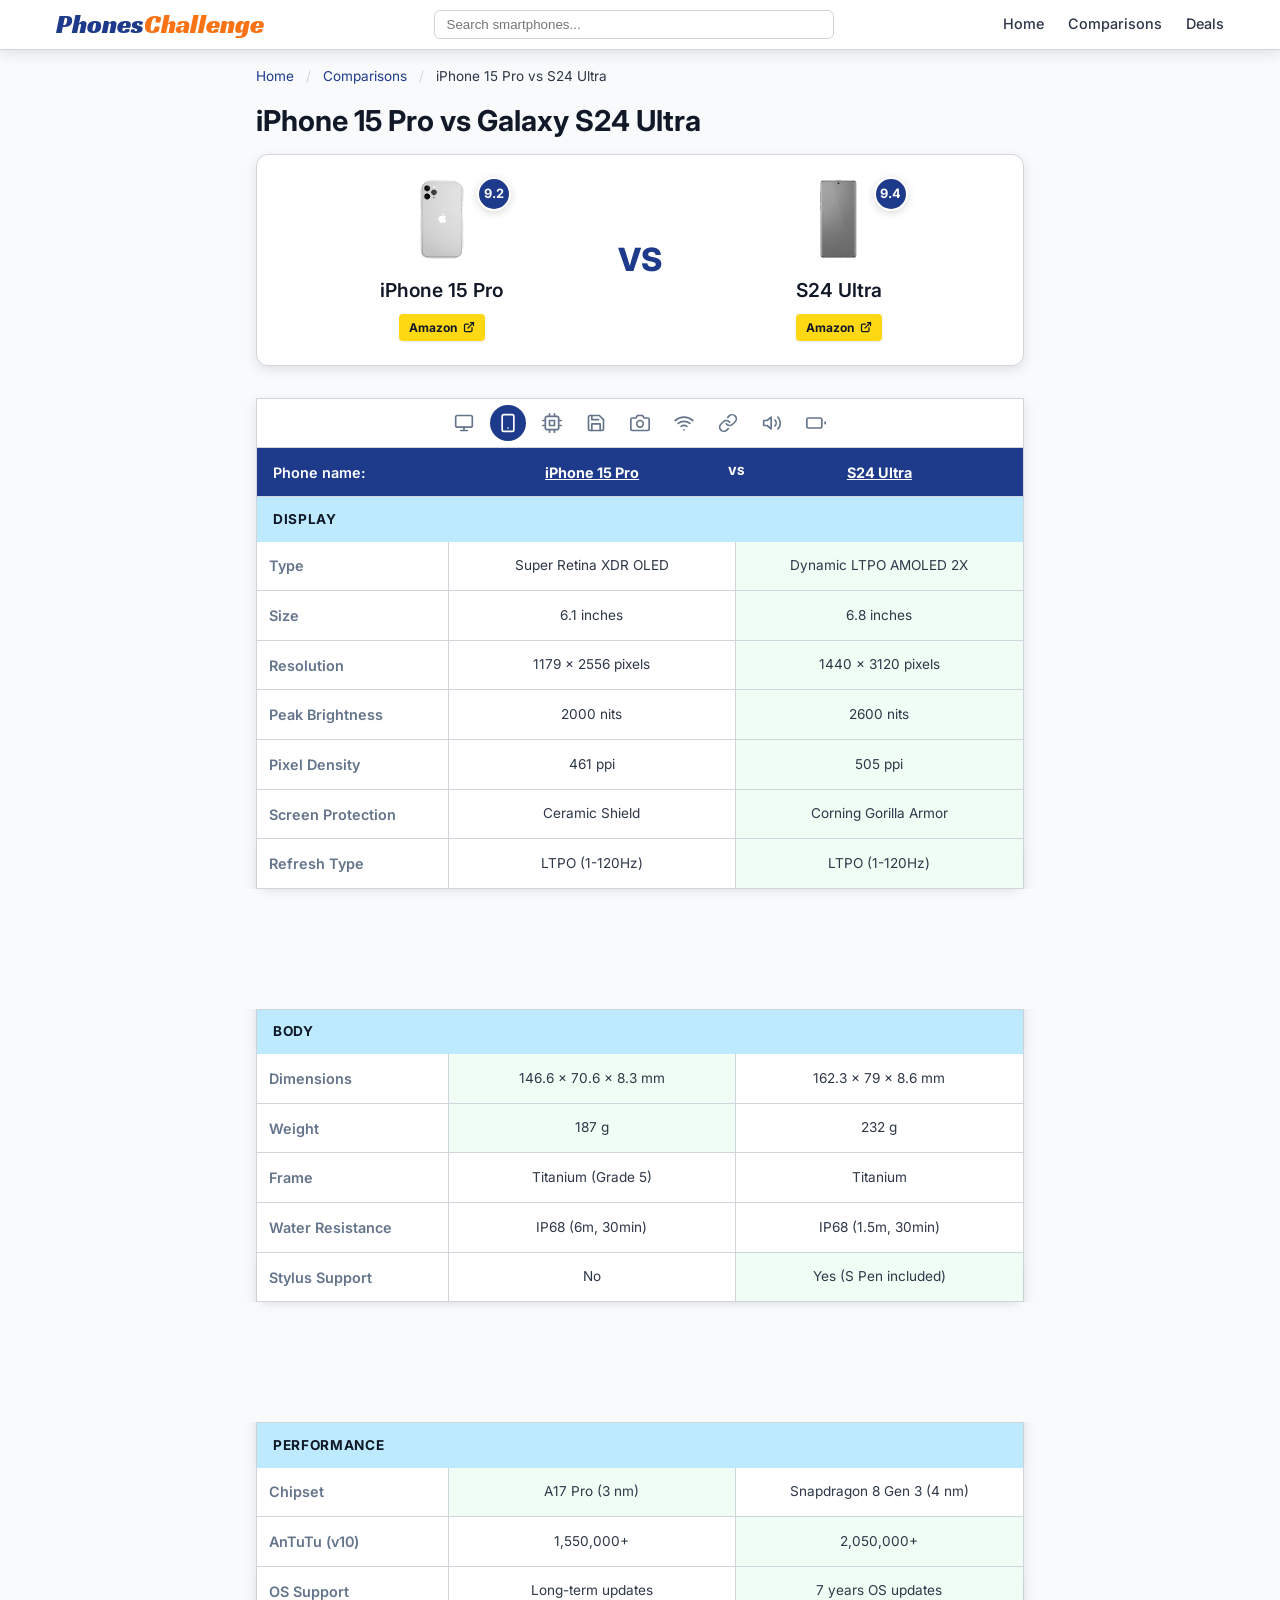
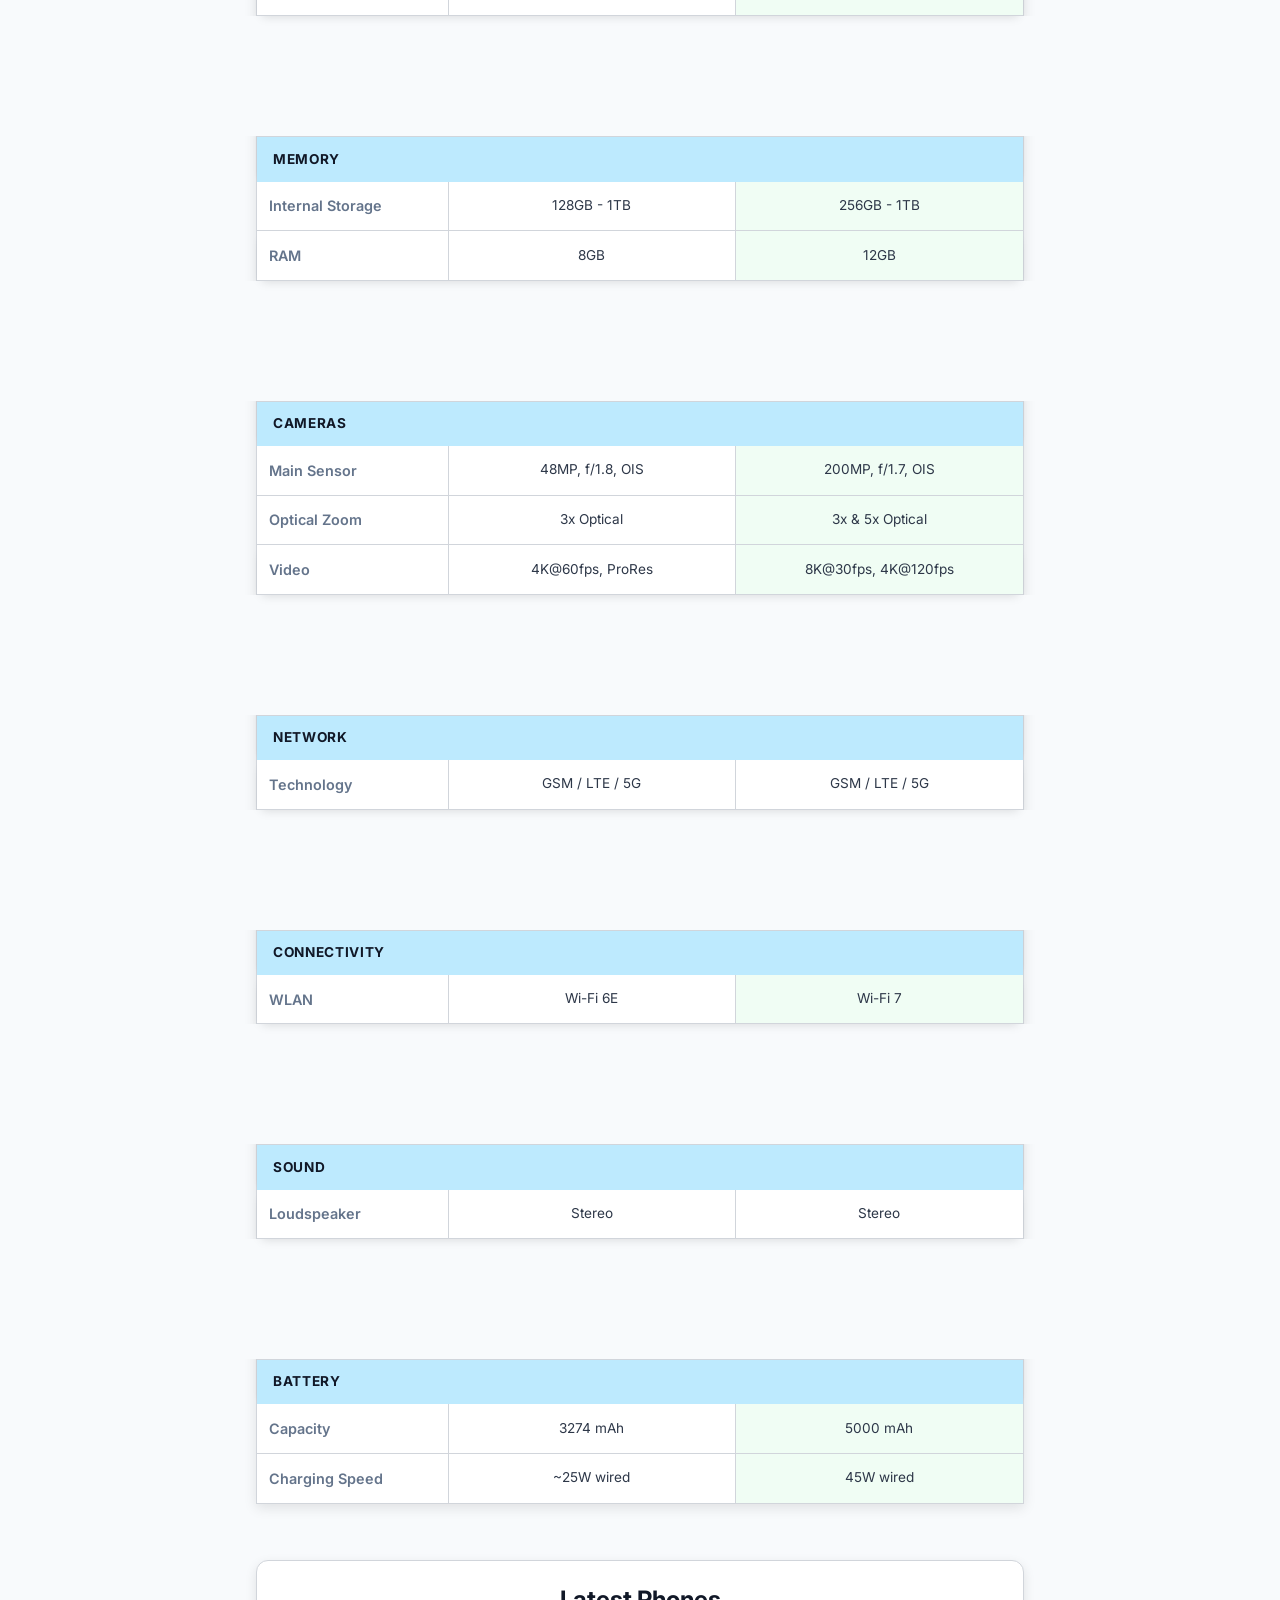
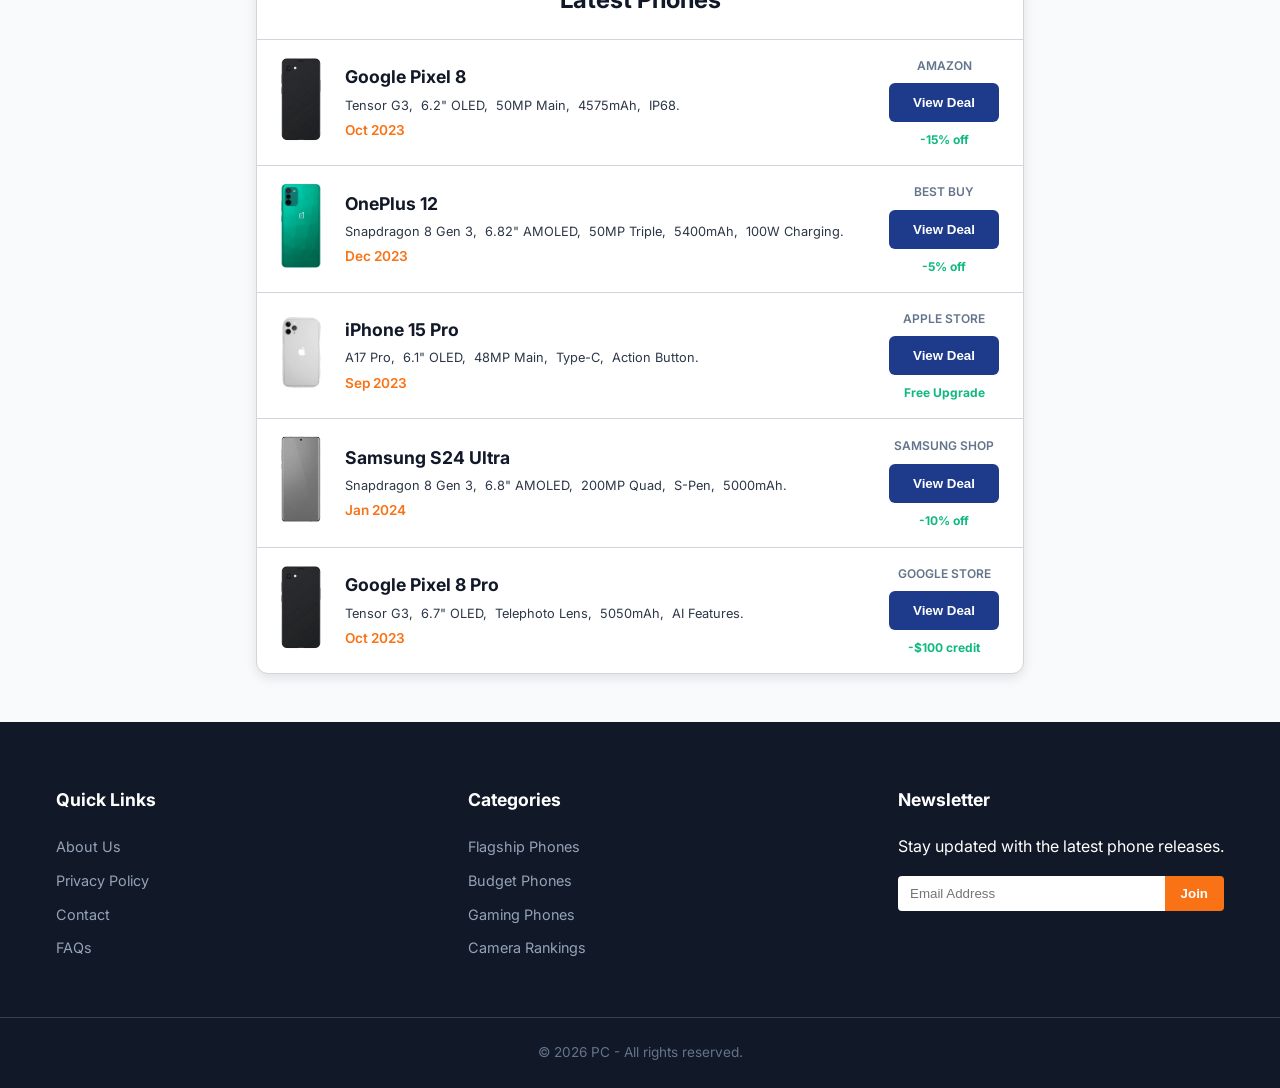
<file: iphone-15-pro-vs-galaxy-s24-ultra.html>
<!DOCTYPE html>
<html lang="en">
<head>
    <meta charset="UTF-8">
    <meta name="viewport" content="width=device-width, initial-scale=1.0">
    <title>iPhone 15 Pro vs Samsung Galaxy S24 Ultra - PC Comparison</title>
    <link rel="preconnect" href="https://fonts.googleapis.com">
    <link rel="preconnect" href="https://fonts.gstatic.com" crossorigin>
    <link href="https://fonts.googleapis.com/css2?family=Inter:wght@400;500;600;700&family=Racing+Sans+One&display=swap" rel="stylesheet">
    <link rel="stylesheet" href="style.css">
</head>
<body class="pixel-vs-page">
    <header id="main-header">
        <div class="header-content container-1200">
            <div class="header-left">
                <a href="index.html" class="brand">
                    <span class="brand-desktop"><span class="p-primary">Phones</span><span class="p-secondary">Challenge</span></span>
                    <span class="brand-mobile"><span class="p-primary">P</span><span class="p-secondary">C</span></span>
                </a>
            </div>
            <div class="header-middle">
                <div class="search-bar">
                    <div class="input-wrapper">
                        <input type="text" placeholder="Search smartphones...">
                        <button class="clear-btn" aria-label="Clear input">&times;</button>
                    </div>
                </div>
            </div>
            <div class="header-right">
                <nav class="desktop-nav">
                    <a href="index.html">Home</a>
                    <a href="comparisons.html">Comparisons</a>
                    <a href="#">Deals</a>
                </nav>
                <button class="mobile-menu-toggle" aria-label="Toggle Menu">
                    <span></span>
                    <span></span>
                    <span></span>
                </button>
            </div>
        </div>
        <div class="mobile-nav-overlay">
            <nav>
                <a href="index.html">Home</a>
                <a href="comparisons.html">Comparisons</a>
                <a href="#">Deals</a>
            </nav>
        </div>
    </header>

    <div class="page-content-scroll">
    <main class="main-content">
        <div class="container-800">
            <div class="breadcrumbs">
                <a href="index.html">Home</a> <span>/</span> 
                <a href="comparisons.html">Comparisons</a> <span>/</span> 
                iPhone 15 Pro vs S24 Ultra
            </div>

            <section class="comparison-detail-hero">
                <h1 style="margin-bottom: 1rem;">iPhone 15 Pro vs Galaxy S24 Ultra</h1>
                <div class="comparison-visual comparison-hero">
                    <div class="phone-item">
                        <div class="rating-badge">9.2</div>
                        <img src="phone_iphone15.png" alt="iPhone 15 Pro" class="hero-phone-img">
                        <label style="font-size: 1.2rem;">iPhone 15 Pro</label>
                        <a href="https://amazon.com" target="_blank" class="amazon-link">
                            <span class="link-text">Amazon</span>
                            <svg viewBox="0 0 24 24" stroke-linecap="round" stroke-linejoin="round"><path d="M18 13v6a2 2 0 0 1-2 2H5a2 2 0 0 1-2-2V8a2 2 0 0 1 2-2h6"></path><polyline points="15 3 21 3 21 9"></polyline><line x1="10" y1="14" x2="21" y2="3"></line></svg>
                        </a>
                    </div>
                    <span class="vs-text" style="font-size: 2rem;">VS</span>
                    <div class="phone-item">
                        <div class="rating-badge">9.4</div>
                        <img src="phone_s24ultra.png" alt="Samsung Galaxy S24 Ultra" class="hero-phone-img">
                        <label style="font-size: 1.2rem;">S24 Ultra</label>
                        <a href="https://amazon.com" target="_blank" class="amazon-link">
                            <span class="link-text">Amazon</span>
                            <svg viewBox="0 0 24 24" stroke-linecap="round" stroke-linejoin="round"><path d="M18 13v6a2 2 0 0 1-2 2H5a2 2 0 0 1-2-2V8a2 2 0 0 1 2-2h6"></path><polyline points="15 3 21 3 21 9"></polyline><line x1="10" y1="14" x2="21" y2="3"></line></svg>
                        </a>
                    </div>
                </div>
            </section>

            <div class="specs-container">
                <!-- TOC Row -->
                <nav class="specs-toc visible">
                    <a href="#section-display" title="Display">
                        <svg viewBox="0 0 24 24" width="20" height="20" stroke="currentColor" stroke-width="2" fill="none" stroke-linecap="round" stroke-linejoin="round"><rect x="2" y="3" width="20" height="14" rx="2" ry="2"></rect><line x1="8" y1="21" x2="16" y2="21"></line><line x1="12" y1="17" x2="12" y2="21"></line></svg>
                    </a>
                    <a href="#section-body" title="Body">
                        <svg viewBox="0 0 24 24" width="20" height="20" stroke="currentColor" stroke-width="2" fill="none" stroke-linecap="round" stroke-linejoin="round"><rect x="5" y="2" width="14" height="20" rx="2" ry="2"></rect><line x1="12" y1="18" x2="12.01" y2="18"></line></svg>
                    </a>
                    <a href="#section-performance" title="Performance">
                        <svg viewBox="0 0 24 24" width="20" height="20" stroke="currentColor" stroke-width="2" fill="none" stroke-linecap="round" stroke-linejoin="round"><rect x="4" y="4" width="16" height="16" rx="2"></rect><rect x="9" y="9" width="6" height="6"></rect><line x1="9" y1="1" x2="9" y2="4"></line><line x1="15" y1="1" x2="15" y2="4"></line><line x1="9" y1="20" x2="9" y2="23"></line><line x1="15" y1="20" x2="15" y2="23"></line><line x1="20" y1="9" x2="23" y2="9"></line><line x1="20" y1="15" x2="23" y2="15"></line><line x1="1" y1="9" x2="4" y2="9"></line><line x1="1" y1="15" x2="4" y2="15"></line></svg>
                    </a>
                    <a href="#section-memory" title="Memory">
                        <svg viewBox="0 0 24 24" width="20" height="20" stroke="currentColor" stroke-width="2" fill="none" stroke-linecap="round" stroke-linejoin="round"><path d="M19 21H5a2 2 0 0 1-2-2V5a2 2 0 0 1 2-2h11l5 5v11a2 2 0 0 1-2 2z"></path><polyline points="17 21 17 13 7 13 7 21"></polyline><polyline points="7 3 7 8 15 8"></polyline></svg>
                    </a>
                    <a href="#section-cameras" title="Cameras">
                        <svg viewBox="0 0 24 24" width="20" height="20" stroke="currentColor" stroke-width="2" fill="none" stroke-linecap="round" stroke-linejoin="round"><path d="M23 19a2 2 0 0 1-2 2H3a2 2 0 0 1-2-2V8a2 2 0 0 1 2-2h4l2-3h6l2 3h4a2 2 0 0 1 2 2z"></path><circle cx="12" cy="13" r="4"></circle></svg>
                    </a>
                    <a href="#section-network" title="Network">
                        <svg viewBox="0 0 24 24" width="20" height="20" stroke="currentColor" stroke-width="2" fill="none" stroke-linecap="round" stroke-linejoin="round"><path d="M5 12.55a11 11 0 0 1 14.08 0"></path><path d="M1.42 9a16 16 0 0 1 21.16 0"></path><path d="M8.53 16.11a6 6 0 0 1 6.95 0"></path><line x1="12" y1="20" x2="12.01" y2="20"></line></svg>
                    </a>
                    <a href="#section-connectivity" title="Connectivity">
                        <svg viewBox="0 0 24 24" width="20" height="20" stroke="currentColor" stroke-width="2" fill="none" stroke-linecap="round" stroke-linejoin="round"><path d="M10 13a5 5 0 0 0 7.54.54l3-3a5 5 0 0 0-7.07-7.07l-1.72 1.71"></path><path d="M14 11a5 5 0 0 0-7.54-.54l-3 3a5 5 0 0 0 7.07 7.07l1.71-1.71"></path></svg>
                    </a>
                    <a href="#section-sound" title="Sound">
                        <svg viewBox="0 0 24 24" width="20" height="20" stroke="currentColor" stroke-width="2" fill="none" stroke-linecap="round" stroke-linejoin="round"><polygon points="11 5 6 9 2 9 2 15 6 15 11 19 11 5"></polygon><path d="M19.07 4.93a10 10 0 0 1 0 14.14M15.54 8.46a5 5 0 0 1 0 7.07"></path></svg>
                    </a>
                    <a href="#section-battery" title="Battery">
                        <svg viewBox="0 0 24 24" width="20" height="20" stroke="currentColor" stroke-width="2" fill="none" stroke-linecap="round" stroke-linejoin="round"><rect x="1" y="6" width="18" height="12" rx="2" ry="2"></rect><line x1="23" y1="13" x2="23" y2="11"></line></svg>
                    </a>
                </nav>

                <!-- Header Row -->
                <div class="specs-row specs-header">
                    <div class="specs-col label-col">Phone name:</div>
                    <div class="specs-col data-col">
                        <a href="https://amazon.com" class="specs-store-link">
                            iPhone 15 Pro
                        </a>
                    </div>
                    <div class="specs-vs"></div>
                    <div class="specs-col data-col">
                        <a href="https://amazon.com" class="specs-store-link">
                            S24 Ultra
                        </a>
                    </div>
                </div>

                <!-- Display Section -->
                <div class="sub-heading" id="section-display">Display</div>
                <div class="specs-row">
                    <div class="specs-col label-col">Type</div>
                    <div class="specs-col data-col">Super Retina XDR OLED</div>
                    <div class="specs-col data-col better-spec">Dynamic LTPO AMOLED 2X</div>
                </div>
                <div class="specs-row">
                    <div class="specs-col label-col">Size</div>
                    <div class="specs-col data-col">6.1 inches</div>
                    <div class="specs-col data-col better-spec">6.8 inches</div>
                </div>
                <div class="specs-row">
                    <div class="specs-col label-col">Resolution</div>
                    <div class="specs-col data-col">1179 x 2556 pixels</div>
                    <div class="specs-col data-col better-spec">1440 x 3120 pixels</div>
                </div>
                <div class="specs-row">
                    <div class="specs-col label-col">Peak Brightness</div>
                    <div class="specs-col data-col">2000 nits</div>
                    <div class="specs-col data-col better-spec">2600 nits</div>
                </div>
                <div class="specs-row">
                    <div class="specs-col label-col">Pixel Density</div>
                    <div class="specs-col data-col">461 ppi</div>
                    <div class="specs-col data-col better-spec">505 ppi</div>
                </div>
                <div class="specs-row">
                    <div class="specs-col label-col">Screen Protection</div>
                    <div class="specs-col data-col">Ceramic Shield</div>
                    <div class="specs-col data-col better-spec">Corning Gorilla Armor</div>
                </div>
                <div class="specs-row row-before-ad">
                    <div class="specs-col label-col">Refresh Type</div>
                    <div class="specs-col data-col">LTPO (1-120Hz)</div>
                    <div class="specs-col data-col better-spec">LTPO (1-120Hz)</div>
                </div>

                <!-- Body Section -->
                <div class="ad-placeholder-row"></div>
                <div class="sub-heading" id="section-body">Body</div>
                <div class="specs-row">
                    <div class="specs-col label-col">Dimensions</div>
                    <div class="specs-col data-col better-spec">146.6 x 70.6 x 8.3 mm</div>
                    <div class="specs-col data-col">162.3 x 79 x 8.6 mm</div>
                </div>
                <div class="specs-row">
                    <div class="specs-col label-col">Weight</div>
                    <div class="specs-col data-col better-spec">187 g</div>
                    <div class="specs-col data-col">232 g</div>
                </div>
                <div class="specs-row">
                    <div class="specs-col label-col">Frame</div>
                    <div class="specs-col data-col">Titanium (Grade 5)</div>
                    <div class="specs-col data-col">Titanium</div>
                </div>
                <div class="specs-row">
                    <div class="specs-col label-col">Water Resistance</div>
                    <div class="specs-col data-col">IP68 (6m, 30min)</div>
                    <div class="specs-col data-col">IP68 (1.5m, 30min)</div>
                </div>
                <div class="specs-row row-before-ad">
                    <div class="specs-col label-col">Stylus Support</div>
                    <div class="specs-col data-col">No</div>
                    <div class="specs-col data-col better-spec">Yes (S Pen included)</div>
                </div>

                <!-- Performance Section -->
                <div class="ad-placeholder-row"></div>
                <div class="sub-heading" id="section-performance">Performance</div>
                <div class="specs-row">
                    <div class="specs-col label-col">Chipset</div>
                    <div class="specs-col data-col better-spec">A17 Pro (3 nm)</div>
                    <div class="specs-col data-col">Snapdragon 8 Gen 3 (4 nm)</div>
                </div>
                <div class="specs-row">
                    <div class="specs-col label-col">AnTuTu (v10)</div>
                    <div class="specs-col data-col">1,550,000+</div>
                    <div class="specs-col data-col better-spec">2,050,000+</div>
                </div>
                <div class="specs-row row-before-ad">
                    <div class="specs-col label-col">OS Support</div>
                    <div class="specs-col data-col">Long-term updates</div>
                    <div class="specs-col data-col better-spec">7 years OS updates</div>
                </div>

                <!-- Memory Section -->
                <div class="ad-placeholder-row"></div>
                <div class="sub-heading" id="section-memory">Memory</div>
                <div class="specs-row">
                    <div class="specs-col label-col">Internal Storage</div>
                    <div class="specs-col data-col">128GB - 1TB</div>
                    <div class="specs-col data-col better-spec">256GB - 1TB</div>
                </div>
                <div class="specs-row row-before-ad">
                    <div class="specs-col label-col">RAM</div>
                    <div class="specs-col data-col">8GB</div>
                    <div class="specs-col data-col better-spec">12GB</div>
                </div>

                <!-- Cameras Section -->
                <div class="ad-placeholder-row"></div>
                <div class="sub-heading" id="section-cameras">Cameras</div>
                <div class="specs-row">
                    <div class="specs-col label-col">Main Sensor</div>
                    <div class="specs-col data-col">48MP, f/1.8, OIS</div>
                    <div class="specs-col data-col better-spec">200MP, f/1.7, OIS</div>
                </div>
                <div class="specs-row">
                    <div class="specs-col label-col">Optical Zoom</div>
                    <div class="specs-col data-col">3x Optical</div>
                    <div class="specs-col data-col better-spec">3x & 5x Optical</div>
                </div>
                <div class="specs-row row-before-ad">
                    <div class="specs-col label-col">Video</div>
                    <div class="specs-col data-col">4K@60fps, ProRes</div>
                    <div class="specs-col data-col better-spec">8K@30fps, 4K@120fps</div>
                </div>

                <!-- Network Section -->
                <div class="ad-placeholder-row"></div>
                <div class="sub-heading" id="section-network">Network</div>
                <div class="specs-row row-before-ad">
                    <div class="specs-col label-col">Technology</div>
                    <div class="specs-col data-col">GSM / LTE / 5G</div>
                    <div class="specs-col data-col">GSM / LTE / 5G</div>
                </div>

                <!-- Connectivity Section -->
                <div class="ad-placeholder-row"></div>
                <div class="sub-heading" id="section-connectivity">Connectivity</div>
                <div class="specs-row row-before-ad">
                    <div class="specs-col label-col">WLAN</div>
                    <div class="specs-col data-col">Wi-Fi 6E</div>
                    <div class="specs-col data-col better-spec">Wi-Fi 7</div>
                </div>

                <!-- Sound Section -->
                <div class="ad-placeholder-row"></div>
                <div class="sub-heading" id="section-sound">Sound</div>
                <div class="specs-row row-before-ad">
                    <div class="specs-col label-col">Loudspeaker</div>
                    <div class="specs-col data-col">Stereo</div>
                    <div class="specs-col data-col">Stereo</div>
                </div>

                <!-- Battery Section -->
                <div class="ad-placeholder-row"></div>
                <div class="sub-heading" id="section-battery">Battery</div>
                <div class="specs-row">
                    <div class="specs-col label-col">Capacity</div>
                    <div class="specs-col data-col">3274 mAh</div>
                    <div class="specs-col data-col better-spec">5000 mAh</div>
                </div>
                <div class="specs-row">
                    <div class="specs-col label-col">Charging Speed</div>
                    <div class="specs-col data-col">~25W wired</div>
                    <div class="specs-col data-col better-spec">45W wired</div>
                </div>
            </div>

            <div id="latest-phones-table-container"></div>
        </div>
    </main>

    <footer>
        <div class="footer-top container-1200">
            <div class="footer-column">
                <h3>Quick Links</h3>
                <ul>
                    <li><a href="#">About Us</a></li>
                    <li><a href="#">Privacy Policy</a></li>
                    <li><a href="#">Contact</a></li>
                    <li><a href="#">FAQs</a></li>
                </ul>
            </div>
            <div class="footer-column">
                <h3>Categories</h3>
                <ul>
                    <li><a href="#">Flagship Phones</a></li>
                    <li><a href="#">Budget Phones</a></li>
                    <li><a href="#">Gaming Phones</a></li>
                    <li><a href="#">Camera Rankings</a></li>
                </ul>
            </div>
            <div class="footer-column">
                <h3>Newsletter</h3>
                <p>Stay updated with the latest phone releases.</p>
                <div class="newsletter-input">
                    <input type="email" placeholder="Email Address">
                    <button class="btn-secondary">Join</button>
                </div>
            </div>
        </div>
        <div class="footer-bottom">
            <div class="container-1200">
                <p>&copy; 2026 PC - All rights reserved.</p>
            </div>
        </div>
    </footer>

    <button id="scroll-to-top" class="scroll-to-top" aria-label="Scroll to top">
        <svg viewBox="0 0 24 24" width="24" height="24" stroke="currentColor" stroke-width="2" fill="none" stroke-linecap="round" stroke-linejoin="round"><polyline points="18 15 12 9 6 15"></polyline></svg>
    </button>
    </div>

    <script src="latestPhonesStore.js"></script>
    <script>
        if (window.initLatestPhonesTable) {
            window.initLatestPhonesTable('latest-phones-table-container');
        }

        const header = document.getElementById('main-header');
        const isMobileViewport = window.matchMedia('(max-width: 768px)').matches;
        const scrollContainer = isMobileViewport
            ? document.querySelector('.page-content-scroll')
            : window;

        const menuBtn = document.querySelector('.mobile-menu-toggle');
        const overlay = document.querySelector('.mobile-nav-overlay');
        
        menuBtn.addEventListener('click', (e) => {
            e.stopPropagation();
            menuBtn.classList.toggle('active');
            overlay.classList.toggle('active');
        });

        document.addEventListener('click', (e) => {
            if (!header.contains(e.target) && overlay.classList.contains('active')) {
                menuBtn.classList.remove('active');
                overlay.classList.remove('active');
            }
        });

        // TOC Scroll Highlighting
        const tocLinks = document.querySelectorAll('.specs-toc a');
        const sections = document.querySelectorAll('.sub-heading');
        const SCROLL_OFFSET = 155;

        const observerOptions = {
            root: scrollContainer === window ? null : scrollContainer,
            rootMargin: scrollContainer === window
                ? `-${SCROLL_OFFSET - 5}px 0px -${window.innerHeight - SCROLL_OFFSET - 10}px 0px`
                : `-${SCROLL_OFFSET - 5}px 0px -${scrollContainer.clientHeight - SCROLL_OFFSET - 10}px 0px`,
            threshold: 0
        };

        let isManualScrolling = false;
        let manualScrollTimeout;

        const observer = new IntersectionObserver((entries) => {
            if (isManualScrolling) return;
            entries.forEach(entry => {
                if (entry.isIntersecting) {
                    tocLinks.forEach(link => {
                        link.classList.remove('active');
                        if (link.getAttribute('href') === '#' + entry.target.id) {
                            link.classList.add('active');
                        }
                    });
                }
            });
        }, observerOptions);

        sections.forEach(section => observer.observe(section));

        tocLinks.forEach(link => {
            link.addEventListener('click', (e) => {
                e.preventDefault();
                tocLinks.forEach(l => l.classList.remove('active'));
                link.classList.add('active');
                const targetId = link.getAttribute('href').substring(1);
                const targetElement = document.getElementById(targetId);
                const offsetPosition = targetElement.offsetTop - SCROLL_OFFSET;
                isManualScrolling = true;
                clearTimeout(manualScrollTimeout);
                scrollContainer.scrollTo({
                    top: offsetPosition,
                    behavior: 'smooth'
                });
                manualScrollTimeout = setTimeout(() => {
                    isManualScrolling = false;
                }, 1000);
            });
        });

        document.querySelectorAll('.clear-btn').forEach(btn => {
            btn.addEventListener('click', (e) => {
                const input = e.target.previousElementSibling;
                input.value = '';
                input.focus();
            });
        });

        const scrollToTopBtn = document.getElementById('scroll-to-top');
        const handleScrollVisibility = () => {
            const offset = scrollContainer === window ? window.pageYOffset : scrollContainer.scrollTop;
            if (offset > 300) {
                scrollToTopBtn.classList.add('visible');
            } else {
                scrollToTopBtn.classList.remove('visible');
            }
        };

        scrollContainer.addEventListener('scroll', handleScrollVisibility);

        scrollToTopBtn.addEventListener('click', () => {
            scrollContainer.scrollTo({
                top: 0,
                behavior: 'smooth'
            });
        });

        window.addEventListener('orientationchange', () => {
            setTimeout(() => {
                window.location.reload();
            }, 300);
        });
    </script>
</body>
</html>
</file>
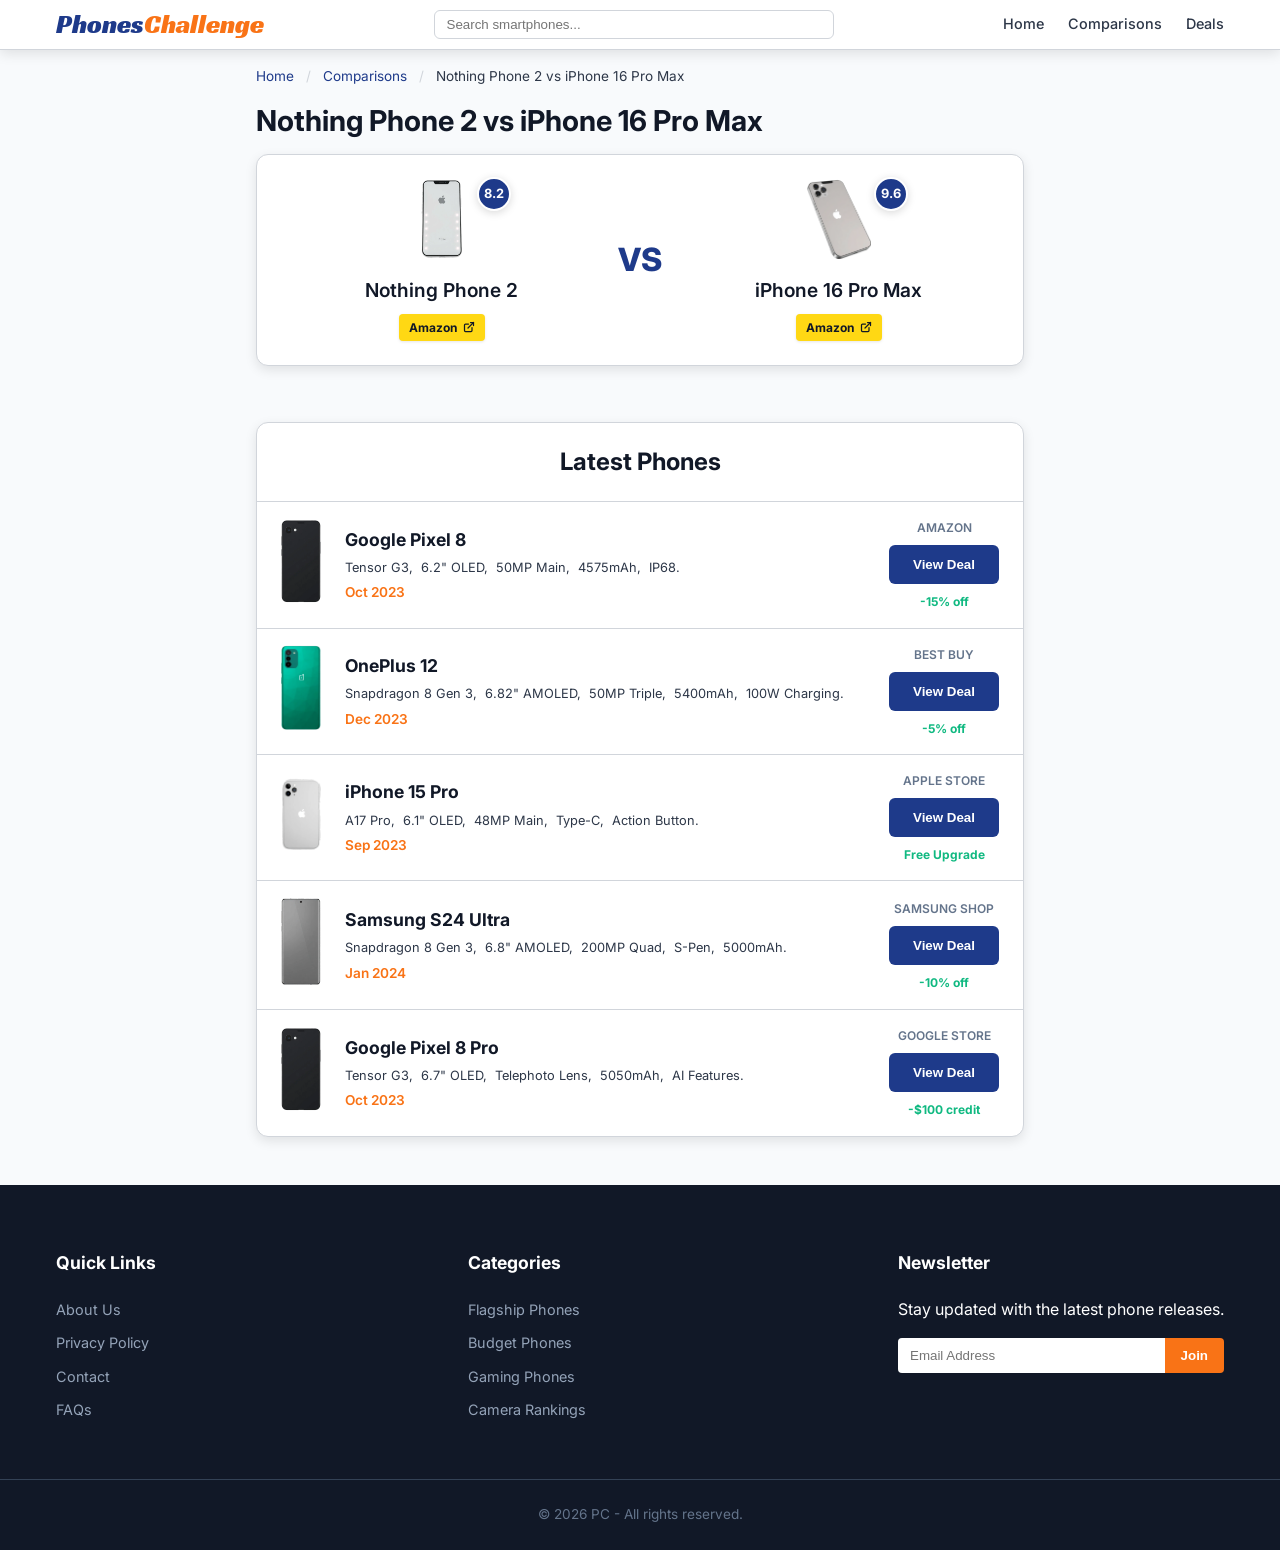
<file: nothing-phone-2-vs-iphone-16-pro-max.html>
<!DOCTYPE html>
<html lang="en">
<head>
    <meta charset="UTF-8">
    <meta name="viewport" content="width=device-width, initial-scale=1.0">
    <title>Nothing Phone 2 vs iPhone 16 Pro Max - PC Comparison</title>
    <link rel="preconnect" href="https://fonts.googleapis.com">
    <link rel="preconnect" href="https://fonts.gstatic.com" crossorigin>
    <link href="https://fonts.googleapis.com/css2?family=Inter:wght@400;500;600;700&family=Racing+Sans+One&display=swap" rel="stylesheet">
    <link rel="stylesheet" href="style.css">
</head>
<body class="pixel-vs-page">
    <header id="main-header">
        <div class="header-content container-1200">
            <div class="header-left">
                <a href="index.html" class="brand">
                    <span class="brand-desktop"><span class="p-primary">Phones</span><span class="p-secondary">Challenge</span></span>
                    <span class="brand-mobile"><span class="p-primary">P</span><span class="p-secondary">C</span></span>
                </a>
            </div>
            <div class="header-middle">
                <div class="search-bar">
                    <div class="input-wrapper">
                        <input type="text" placeholder="Search smartphones...">
                        <button class="clear-btn" aria-label="Clear input">&times;</button>
                    </div>
                </div>
            </div>
            <div class="header-right">
                <nav class="desktop-nav">
                    <a href="index.html">Home</a>
                    <a href="comparisons.html">Comparisons</a>
                    <a href="#">Deals</a>
                </nav>
                <button class="mobile-menu-toggle" aria-label="Toggle Menu">
                    <span></span>
                    <span></span>
                    <span></span>
                </button>
            </div>
        </div>
        <div class="mobile-nav-overlay">
            <nav>
                <a href="index.html">Home</a>
                <a href="comparisons.html">Comparisons</a>
                <a href="#">Deals</a>
            </nav>
        </div>
    </header>

    <div class="page-content-scroll">
    <main class="main-content">
        <div class="container-800">
            <div class="breadcrumbs">
                <a href="index.html">Home</a> <span>/</span> 
                <a href="comparisons.html">Comparisons</a> <span>/</span> 
                Nothing Phone 2 vs iPhone 16 Pro Max
            </div>

            <section class="comparison-detail-hero">
                <h1 style="margin-bottom: 1rem;">Nothing Phone 2 vs iPhone 16 Pro Max</h1>
                <div class="comparison-visual comparison-hero">
                    <div class="phone-item">
                        <div class="rating-badge">8.2</div>
                        <img src="phone_nothing2.png" alt="Nothing Phone 2" class="hero-phone-img">
                        <label style="font-size: 1.2rem;">Nothing Phone 2</label>
                        <a href="https://amazon.com" target="_blank" class="amazon-link">
                            <span class="link-text">Amazon</span>
                            <svg viewBox="0 0 24 24" stroke-linecap="round" stroke-linejoin="round"><path d="M18 13v6a2 2 0 0 1-2 2H5a2 2 0 0 1-2-2V8a2 2 0 0 1 2-2h6"></path><polyline points="15 3 21 3 21 9"></polyline><line x1="10" y1="14" x2="21" y2="3"></line></svg>
                        </a>
                    </div>
                    <span class="vs-text" style="font-size: 2rem;">VS</span>
                    <div class="phone-item">
                        <div class="rating-badge">9.6</div>
                        <img src="phone_iphone16promax.png" alt="iPhone 16 Pro Max" class="hero-phone-img">
                        <label style="font-size: 1.2rem;">iPhone 16 Pro Max</label>
                        <a href="https://amazon.com" target="_blank" class="amazon-link">
                            <span class="link-text">Amazon</span>
                            <svg viewBox="0 0 24 24" stroke-linecap="round" stroke-linejoin="round"><path d="M18 13v6a2 2 0 0 1-2 2H5a2 2 0 0 1-2-2V8a2 2 0 0 1 2-2h6"></path><polyline points="15 3 21 3 21 9"></polyline><line x1="10" y1="14" x2="21" y2="3"></line></svg>
                        </a>
                    </div>
                </div>
            </section>

            <div id="latest-phones-table-container"></div>
        </div>
    </main>

    <footer>
        <div class="footer-top container-1200">
            <div class="footer-column">
                <h3>Quick Links</h3>
                <ul>
                    <li><a href="#">About Us</a></li>
                    <li><a href="#">Privacy Policy</a></li>
                    <li><a href="#">Contact</a></li>
                    <li><a href="#">FAQs</a></li>
                </ul>
            </div>
            <div class="footer-column">
                <h3>Categories</h3>
                <ul>
                    <li><a href="#">Flagship Phones</a></li>
                    <li><a href="#">Budget Phones</a></li>
                    <li><a href="#">Gaming Phones</a></li>
                    <li><a href="#">Camera Rankings</a></li>
                </ul>
            </div>
            <div class="footer-column">
                <h3>Newsletter</h3>
                <p>Stay updated with the latest phone releases.</p>
                <div class="newsletter-input">
                    <input type="email" placeholder="Email Address">
                    <button class="btn-secondary">Join</button>
                </div>
            </div>
        </div>
        <div class="footer-bottom">
            <div class="container-1200">
                <p>&copy; 2026 PC - All rights reserved.</p>
            </div>
        </div>
    </footer>

    <button id="scroll-to-top" class="scroll-to-top" aria-label="Scroll to top">
        <svg viewBox="0 0 24 24" width="24" height="24" stroke="currentColor" stroke-width="2" fill="none" stroke-linecap="round" stroke-linejoin="round"><polyline points="18 15 12 9 6 15"></polyline></svg>
    </button>
    </div>

    <script src="latestPhonesStore.js"></script>
    <script>
        if (window.initLatestPhonesTable) {
            window.initLatestPhonesTable('latest-phones-table-container');
        }

        const header = document.getElementById('main-header');
        const isMobileViewport = window.matchMedia('(max-width: 768px)').matches;
        const scrollContainer = isMobileViewport
            ? document.querySelector('.page-content-scroll')
            : window;

        const menuBtn = document.querySelector('.mobile-menu-toggle');
        const overlay = document.querySelector('.mobile-nav-overlay');
        
        menuBtn.addEventListener('click', (e) => {
            e.stopPropagation();
            menuBtn.classList.toggle('active');
            overlay.classList.toggle('active');
        });

        document.addEventListener('click', (e) => {
            if (!header.contains(e.target) && overlay.classList.contains('active')) {
                menuBtn.classList.remove('active');
                overlay.classList.remove('active');
            }
        });

        document.querySelectorAll('.clear-btn').forEach(btn => {
            btn.addEventListener('click', (e) => {
                const input = e.target.previousElementSibling;
                input.value = '';
                input.focus();
            });
        });

        const scrollToTopBtn = document.getElementById('scroll-to-top');
        const handleScrollVisibility = () => {
            const offset = scrollContainer === window ? window.pageYOffset : scrollContainer.scrollTop;
            if (offset > 300) {
                scrollToTopBtn.classList.add('visible');
            } else {
                scrollToTopBtn.classList.remove('visible');
            }
        };

        scrollContainer.addEventListener('scroll', handleScrollVisibility);

        scrollToTopBtn.addEventListener('click', () => {
            scrollContainer.scrollTo({
                top: 0,
                behavior: 'smooth'
            });
        });

        window.addEventListener('orientationchange', () => {
            setTimeout(() => {
                window.location.reload();
            }, 300);
        });
    </script>
</body>
</html>
</file>
<file: style.css>
:root {
    --primary-color: #1e3a8a;
    --secondary-color: #f97316;
    --heading-color: #111827;
    --footer-bg: #111827;
    --main-bg: #f8fafc;
    --border-color: #d1d5db;
    --text-color: #2d3748;
    --box-shadow: 0 4px 12px rgba(0, 0, 0, 0.1);
    --header-height: 50px;
}

* {
    box-sizing: border-box;
    margin: 0;
    padding: 0;
}

body {
    font-family: 'Inter', -apple-system, BlinkMacSystemFont, "Segoe UI", Roboto, sans-serif;
    background-color: var(--main-bg);
    color: var(--text-color);
    line-height: 1.6;
}

/* Layout Containers */
.container-1200 {
    max-width: 1200px;
    margin: 0 auto;
    padding: 0 1rem;
}

.container-800 {
    max-width: 800px;
    margin: 0 auto;
    padding: 0 1rem;
}

/* Header */
header {
    position: fixed;
    top: 0;
    left: 0;
    width: 100%;
    z-index: 1000;
    transition: transform 0.3s ease-in-out;
    height: var(--header-height);
    background: white;
    box-shadow: var(--box-shadow);
    border-bottom: 1px solid var(--border-color);
}

.header-content {
    display: flex;
    align-items: center;
    justify-content: space-between;
    height: 100%;
    position: relative;
    z-index: 1001;
}

.brand {
    font-family: 'Racing Sans One', cursive;
    font-size: 1.6rem;
    text-decoration: none;
    display: flex;
    align-items: center;
}

.brand .p-primary {
    color: var(--primary-color);
}

.brand .p-secondary {
    color: var(--secondary-color);
}

.brand-mobile {
    display: none;
}

.header-middle {
    flex: 1;
    display: flex;
    justify-content: center;
    padding: 0 20px;
}

.search-bar {
    width: 100%;
    max-width: 400px;
}

.search-bar input {
    width: 100%;
    padding: 6px 32px 6px 12px;
    border: 1px solid var(--border-color);
    border-radius: 6px;
    outline: none;
}

.input-wrapper {
    position: relative;
    flex: 1;
    display: flex;
    align-items: center;
}

.clear-btn {
    position: absolute;
    right: 8px;
    background: #e2e8f0;
    border: none;
    border-radius: 50%;
    width: 18px;
    height: 18px;
    display: none;
    align-items: center;
    justify-content: center;
    cursor: pointer;
    color: #4b5563;
    font-size: 14px;
    line-height: 1;
    padding: 0;
    transition: background 0.2s;
}

.clear-btn:hover {
    background: #cbd5e1;
}

.input-wrapper input:not(:placeholder-shown) + .clear-btn {
    display: flex;
}

.desktop-nav {
    display: flex;
    gap: 1.5rem;
}

.desktop-nav a {
    text-decoration: none;
    color: var(--text-color);
    font-weight: 500;
    font-size: 0.9rem;
    transition: color 0.2s;
}

.desktop-nav a {
    position: relative;
    padding-bottom: 2px;
}

.desktop-nav a:hover,
.desktop-nav a.active-link {
    color: var(--primary-color);
}

.desktop-nav a::after {
    content: '';
    position: absolute;
    bottom: 0;
    left: 0;
    width: 0;
    height: 2px;
    background: var(--secondary-color);
    transition: width 0.3s;
}

.desktop-nav a:hover::after,
.desktop-nav a.active-link::after {
    width: 100%;
}

.mobile-nav-overlay a:hover,
.mobile-nav-overlay a.active-link {
    color: var(--primary-color);
    text-decoration: underline;
    text-decoration-color: var(--primary-color);
    text-decoration-thickness: 3px;
    text-underline-offset: 4px;
}

.mobile-menu-toggle {
    display: none;
    flex-direction: column;
    gap: 4px;
    background: none;
    border: none;
    cursor: pointer;
    padding: 4px;
    align-items: center;
    justify-content: center;
    width: 44px;
    height: 44px;
}

.mobile-menu-toggle span {
    display: block;
    width: 24px;
    height: 2px;
    background-color: var(--heading-color);
    transition: 0.3s;
    transform-origin: center;
}

.mobile-menu-toggle.active span:nth-child(1) {
    transform: translateY(6px) rotate(45deg);
}

.mobile-menu-toggle.active span:nth-child(2) {
    opacity: 0;
}

.mobile-menu-toggle.active span:nth-child(3) {
    transform: translateY(-6px) rotate(-45deg);
}

/* Mobile Nav Overlay */
.mobile-nav-overlay {
    position: absolute;
    top: var(--header-height);
    left: 50%;
    transform: translateX(-50%);
    width: 90%;
    height: auto;
    max-height: 70vh;
    background: white;
    display: none;
    flex-direction: column;
    padding: 1.5rem 0;
    z-index: 999;
    box-shadow: 0 10px 15px -3px rgba(0, 0, 0, 0.1);
    border: 1px solid var(--border-color);
    border-top: none;
    border-radius: 0 0 12px 12px;
}

.mobile-nav-overlay.active {
    display: flex;
    box-shadow: 0 10px 15px -3px rgba(0, 0, 0, 0.1), inset 0 8px 10px -8px rgba(0,0,0,0.2);
}

.mobile-nav-overlay nav {
    display: flex;
    flex-direction: column;
    gap: 1.5rem;
    align-items: center;
}

.mobile-nav-overlay a {
    font-size: 1.0rem;
    font-weight: 600;
    text-decoration: none;
    color: var(--heading-color);
}

/* Main Content Section */
.main-content {
    padding-top: var(--header-height);
}

.hero {
    text-align: center;
    padding: 2rem 0 1rem;
}

.breadcrumbs + .hero {
    padding-top: 0;
}

h1 {
    color: var(--heading-color);
    font-size: 1.8rem;
    margin-bottom: 0.25rem;
    line-height: 1.2;
}

h2 {
    color: var(--heading-color);
    margin-bottom: 1.5rem;
    font-size: 1.5rem;
}

.subtitle {
    font-size: 1.1rem;
    opacity: 0.8;
}

/* Compare Tool */
.compare-tool {
    background: white;
    padding: 2rem;
    border-radius: 12px;
    box-shadow: var(--box-shadow);
    border: 1px solid var(--border-color);
    margin-bottom: 3rem;
    text-align: center;
}

.compare-container {
    display: flex;
    flex-direction: column;
    gap: 1.5rem;
}

.compare-inputs {
    display: flex;
    align-items: center;
    gap: 1rem;
}

.compare-inputs input {
    width: 100%;
    padding: 12px 36px 12px 12px;
    border: 1px solid var(--border-color);
    border-radius: 6px;
}

.vs-text {
    font-weight: 800;
    color: var(--primary-color);
}

.btn-primary {
    background: var(--primary-color);
    color: white;
    border: none;
    padding: 12px 24px;
    border-radius: 6px;
    font-weight: 600;
    cursor: pointer;
    transition: opacity 0.2s, transform 0.2s ease;
}

.btn-primary:hover {
    transform: translateY(-2px);
    opacity: 0.95;
}

.compare-btn {
    align-self: center;
}

.btn-secondary {
    background: var(--secondary-color);
    color: white;
    border: none;
    padding: 10px 16px;
    border-radius: 4px;
    font-weight: 600;
    cursor: pointer;
    transition: transform 0.2s ease;
}

.btn-secondary:hover {
    transform: scale(1.05);
}

.btn-outline {
    background: transparent;
    color: var(--primary-color);
    border: 1px solid var(--primary-color);
    padding: 8px 16px;
    border-radius: 6px;
    text-decoration: none;
    font-weight: 500;
    text-align: center;
    display: inline-block;
    transition: all 0.2s;
}

.btn-outline:hover {
    background: var(--primary-color);
    color: white;
}

/* Featured Comparisons */
.featured-comparisons {
    margin-bottom: 3rem;
}

.featured-comparisons h2 {
    text-align: center;
}

.comparison-grid {
    display: grid;
    grid-template-columns: 1fr 1fr;
    gap: 1.5rem;
}

.comparison-card {
    background: white;
    padding: 1.5rem;
    border-radius: 12px;
    border: 1px solid var(--border-color);
    box-shadow: var(--box-shadow);
    display: flex;
    flex-direction: column;
    gap: 1rem;
}

.comparison-visual {
    display: flex;
    justify-content: center;
    align-items: center;
    gap: 1rem;
}

.phone-item {
    text-align: center;
    flex: 1;
    position: relative;
}

.phone-item img {
    width: 80px;
    height: 80px;
    object-fit: contain;
    margin-bottom: 0.5rem;
}

.phone-item label {
    display: block;
    font-size: 0.85rem;
    font-weight: 600;
    color: var(--heading-color);
}

.vs-small {
    font-weight: 800;
    font-size: 1.25rem;
    color: var(--primary-color);
}

/* Specs Table Styles */
.specs-container {
    width: 100%;
    margin-bottom: 3rem;
    border: 1px solid var(--border-color);
    background: white;
    box-shadow: var(--box-shadow);
}

.specs-row {
    display: flex;
    border-bottom: 1px solid var(--border-color);
}

.specs-row:last-child {
    border-bottom: none;
}

.specs-header {
    position: sticky;
    top: calc(var(--specs-top, var(--header-height)) + 49px);
    z-index: 8;
    background: var(--primary-color);
    color: white;
    font-weight: 700;
    transition: top 0.3s ease-in-out;
}

.specs-header .specs-col {
    padding: 0.8rem 1rem;
    background: transparent;
    color: white;
}

.specs-header .data-col a {
    font-size: 0.9rem;
}

.sub-heading {
    background-color: #bdeafe;
    padding: 0.7rem 1rem;
    font-weight: 700;
    color: var(--heading-color);
    text-transform: uppercase;
    font-size: 0.85rem;
    letter-spacing: 0.05em;
    display: block;
    width: 100%;
    border-top: 1px solid var(--border-color);
    position: relative;
}

.sub-heading:not(#section-display) {
    box-shadow: 0 -4px 6px -2px rgba(0, 0, 0, 0.1);
}

#section-display.sub-heading {
    border-top: none;
}

.specs-col {
    padding: 0.8rem 0.75rem;
    background: white;
    display: flex;
    align-items: center;
}

.label-col {
    width: 25%;
    font-weight: 600;
    color: #64748b;
    border-right: 1px solid var(--border-color);
    font-size: 0.9rem;
}

.specs-header .label-col {
    border-right: none;
}

.data-col {
    width: 37.5%;
    font-size: 0.85rem;
    color: var(--text-color);
}

@media (min-width: 769px) {
    .data-col {
        justify-content: center;
        text-align: center;
    }
}

.better-spec {
    background-color: #f0fdf4 !important;
}

.data-col:not(:last-child) {
    border-right: 1px solid var(--border-color);
}

.specs-header .data-col {
    border-right: none;
    justify-content: center;
    text-align: center;
}

.specs-vs {
    display: flex;
    align-items: center;
    justify-content: center;
    font-size: 0.7rem;
    font-weight: 800;
    color: white;
    padding: 0;
    width: 0;
    position: relative;
    z-index: 10;
}

.specs-vs::before {
    content: 'VS';
    position: absolute;
    background: var(--primary-color);
    padding: 2px 4px;
    border-radius: 4px;
}



.specs-store-link {
    color: white;
    text-decoration: underline;
    font-weight: 700;
    display: inline-flex;
    align-items: center;
    gap: 4px;
    transition: transform 0.2s ease;
}

.specs-store-link:hover {
    transform: translateY(-2px);
}

/* Latest Phones Table Styles (Injectable) */
.latest-table-wrapper {
    background: white;
    border: 1px solid var(--border-color);
    border-radius: 12px;
    box-shadow: var(--box-shadow);
    overflow: hidden;
    margin-bottom: 3rem;
    margin-top: 3.5rem;
}

.table-header {
    padding: 1.25rem 1.5rem;
    border-bottom: 1px solid var(--border-color);
    text-align: center;
}

.table-header h2 {
    margin-bottom: 0;
}

.phone-row {
    display: flex;
    align-items: center;
    padding: 1rem 1.5rem;
    border-bottom: 1px solid var(--border-color);
}

.phone-row:last-child {
    border-bottom: none;
}

.phone-row-img {
    width: 40px;
    margin-right: 1.5rem;
}

.phone-row-img img {
    width: 100%;
    height: auto;
}

.phone-row-info {
    flex: 1;
    padding-right: 1rem;
}

.phone-row-name {
    font-weight: 700;
    color: var(--heading-color);
    font-size: 1.1rem;
}

.phone-row-specs {
    font-size: 0.8rem;
    color: var(--text-color);
    margin: 4px 0;
    display: flex;
    gap: 6px;
    flex-wrap: wrap;
}

.spec-item {
    margin-right: 2px;
}

.phone-row-date {
    font-size: 0.85rem;
    font-weight: 600;
    color: var(--secondary-color);
}

.phone-row-deal {
    display: flex;
    flex-direction: column;
    align-items: center;
    justify-content: center;
    gap: 4px;
    text-align: center;
}

.store-name {
    display: block;
    font-size: 0.75rem;
    font-weight: 600;
    text-transform: uppercase;
    color: #64748b;
    margin-bottom: 4px;
}

.discount-tag {
    display: block;
    font-size: 0.75rem;
    font-weight: 700;
    color: #10b981;
    margin-top: 4px;
}

.amazon-link {
    display: inline-flex;
    align-items: center;
    gap: 6px;
    font-size: 0.75rem;
    background-color: #ffd814; /* Amazon Add to Basket yellow */
    color: var(--heading-color) !important;
    padding: 4px 10px;
    border-radius: 4px;
    text-decoration: none;
    margin-top: 8px;
    font-weight: 700;
    transition: background 0.2s, transform 0.1s;
    box-shadow: 0 1px 3px rgba(0,0,0,0.1);
}

.amazon-link .link-text {
    text-decoration: none;
}

.amazon-link:hover {
    background-color: #f7ca00;
    transform: translateY(-1px);
}

.amazon-link:active {
    transform: translateY(0);
}

.amazon-link svg {
    width: 12px;
    height: 12px;
    stroke: var(--heading-color);
    fill: none;
    stroke-width: 2.5;
}

/* Footer */
footer {
    background: var(--footer-bg);
    color: white;
    padding-top: 4rem;
}

.footer-top {
    display: flex;
    justify-content: space-between;
    gap: 2rem;
    margin-bottom: 3rem;
}

.footer-column h3 {
    margin-bottom: 1.25rem;
    font-size: 1.1rem;
}

.footer-column ul {
    list-style: none;
}

.footer-column ul li {
    margin-bottom: 0.5rem;
}

.footer-column a {
    color: #94a3b8;
    text-decoration: none;
    font-size: 0.9rem;
}

.footer-column a:hover {
    color: white;
}

.newsletter-input {
    display: flex;
    margin-top: 1rem;
}

.newsletter-input input {
    padding: 8px 12px;
    border: none;
    border-radius: 4px 0 0 4px;
    width: 100%;
}

.newsletter-input button {
    border-radius: 0 4px 4px 0;
}

.footer-bottom {
    border-top: 1px solid #334155;
    padding: 1.5rem 0;
    text-align: center;
}

.footer-bottom p {
    color: #64748b;
    font-size: 0.85rem;
}

/* Comparison Hero Specific */
.comparison-detail-hero {
    margin-bottom: 2rem;
}

.comparison-hero {
    background: white !important;
    padding: 1.5rem !important;
    border-radius: 12px;
    border: 1px solid var(--border-color);
    box-shadow: var(--box-shadow);
}

.hero-phone-img {
    width: 120px;
    height: 120px;
    object-fit: contain;
}

.rating-badge {
    position: absolute;
    top: -2px;
    left: 50%;
    margin-left: 35px;
    background: var(--primary-color);
    color: white;
    width: 34px;
    height: 34px;
    border-radius: 50%;
    display: flex;
    align-items: center;
    justify-content: center;
    font-size: 0.8rem;
    font-weight: 700;
    border: 2px solid white;
    box-shadow: 0 2px 8px rgba(0,0,0,0.15);
    z-index: 5;
}

@media (max-width: 768px) {
    .rating-badge {
        width: 28px;
        height: 28px;
        font-size: 0.7rem;
        left: 50%;
        margin-left: 18px;
        top: -2px;
    }
}

/* Breadcrumbs */
.breadcrumbs {
    padding: 1rem 0;
    font-size: 0.85rem;
}

.breadcrumbs a {
    color: var(--primary-color);
    text-decoration: none;
}

.breadcrumbs span {
    color: var(--border-color);
    margin: 0 8px;
}

/* Responsive */
@media (max-width: 768px) {
    .brand-desktop {
        display: none;
    }
    
    .brand-mobile {
        display: block;
        font-size: 1.8rem;
    }

    .header-middle {
        padding: 0 10px;
    }

    .desktop-nav {
        display: none;
    }

    .mobile-menu-toggle {
        display: flex;
    }

    .compare-inputs {
        flex-direction: column;
    }

    .vs-text {
        padding: 4px 0;
    }

    .comparison-grid {
        grid-template-columns: 1fr;
    }

    .footer-top {
        flex-direction: column;
    }

    .latest-table-wrapper,
    .specs-container {
        width: 100vw;
        margin-left: calc(-50vw + 50%);
        border-radius: 0;
        border-left: none;
        border-right: none;
    }

    .phone-row {
        padding: 0.75rem 1rem;
    }

    .phone-row-img {
        width: 40px;
        margin-right: 0.75rem;
        padding-right: 0.25rem;
    }

    .phone-row-info {
        padding-right: 0.5rem;
    }

    .phone-row-specs {
        gap: 0 6px;
        margin: 0;
    }

    .table-header {
        padding: 0.75rem 1rem;
    }

    .table-header h2 {
        font-size: 1.25rem;
        margin: 0;
    }

    .compare-tool {
        padding: 1.25rem;
    }

    .compare-tool h2 {
        font-size: 1.25rem;
        margin: 0 0 0.5rem 0;
    }

    .compare-btn {
        align-self: stretch;
    }

    .featured-comparisons h2 {
        font-size: 1.25rem;
        margin: 1rem 0;
    }

    .phone-row-deal .btn-primary {
        padding: 8px 16px;
        font-size: 0.85rem;
    }

    .compare-inputs {
        width: 100%;
    }

    .compare-inputs .input-wrapper {
        width: 100%;
    }

    .compare-inputs input {
        width: 100%;
    }

    .comparison-hero .phone-item img {
        width: 80px !important;
        height: 80px !important;
    }

    .comparison-hero .phone-item label {
        font-size: 1rem !important;
    }

    .comparison-hero {
        padding: 0.75rem !important;
    }

    .comparison-hero .vs-text {
        font-size: 1.2rem !important;
    }

    .specs-header .label-col {
        display: none;
    }

    .specs-header .data-col {
        width: 50% !important;
        text-align: center;
        justify-content: center;
    }

    .specs-row:not(.sub-heading):not(.specs-header) {
        flex-wrap: wrap;
    }

    .specs-row:not(.sub-heading):not(.specs-header) .label-col {
        width: 100%;
        border-right: none;
        border-bottom: 1px solid var(--border-color);
        background: white;
        padding: 0.5rem 1rem;
        justify-content: center;
    }

    .specs-row:not(.sub-heading):not(.specs-header) .data-col {
        width: 50%;
        padding: 0.5rem 0.75rem;
        text-align: center;
        justify-content: center;
        font-size: 0.8rem;
    }

    h1 {
        font-size: 1.5rem;
    }

    .phone-row-name {
        font-size: 0.95rem;
    }
}

.no-scroll {
    overflow: hidden;
}

@media (max-width: 768px) {
    body.pixel-vs-page {
        height: 100vh;
        overflow: hidden;
    }

    body.pixel-vs-page .page-content-scroll {
        height: calc(100vh - var(--header-height));
        overflow-y: auto;
        -webkit-overflow-scrolling: touch;
    }
}

/* Specs Table of Contents */
.specs-toc {
    position: sticky;
    top: var(--specs-top, var(--header-height));
    display: flex;
    flex-direction: row;
    justify-content: center;
    gap: 0.5rem;
    padding: 6px 1rem;
    background: white;
    border-bottom: 1px solid var(--border-color);
    border-left: 1px solid var(--border-color);
    border-right: 1px solid var(--border-color);
    margin-left: -1px;
    margin-right: -1px;
    z-index: 9;
    transition: top 0.3s ease-in-out;
}

.specs-toc a {
    width: 36px;
    height: 36px;
    display: flex;
    align-items: center;
    justify-content: center;
    border-radius: 50%;
    color: #64748b;
    text-decoration: none;
    transition: all 0.2s;
    position: relative;
}

.specs-toc a:hover {
    background: #f1f5f9;
    color: var(--primary-color);
}

.specs-toc a.active {
    background: var(--primary-color);
    color: white;
}

.specs-toc a::after {
    content: attr(title);
    position: absolute;
    bottom: -30px;
    background: var(--heading-color);
    color: white;
    padding: 4px 8px;
    border-radius: 4px;
    font-size: 0.75rem;
    white-space: nowrap;
    opacity: 0;
    visibility: hidden;
    transition: 0.2s;
    pointer-events: none;
}

.specs-toc a:hover::after {
    opacity: 1;
    visibility: visible;
    bottom: -35px;
}

@media (max-width: 768px) {
    .specs-header {
        top: calc(var(--specs-top, var(--header-height)) + 41px);
    }

    .specs-toc {
        padding: 4px;
        gap: 2px;
        justify-content: space-around;
        top: var(--specs-top, var(--header-height));
        border-left: none;
        border-right: none;
        margin-left: 0;
        margin-right: 0;
    }
    
    .specs-toc a {
        width: 32px;
        height: 32px;
    }
    
    .specs-toc a svg {
        width: 16px;
        height: 16px;
    }

    .specs-toc a::after {
        display: none;
    }
}

/* Scroll to top button */
.scroll-to-top {
    position: fixed;
    bottom: 24px;
    right: 24px;
    width: 36px;
    height: 36px;
    background: var(--primary-color);
    color: white;
    border: none;
    border-radius: 50%;
    cursor: pointer;
    display: flex;
    align-items: center;
    justify-content: center;
    box-shadow: 0 4px 10px rgba(0, 0, 0, 0.2);
    opacity: 0;
    visibility: hidden;
    transform: translateY(10px);
    transition: all 0.3s ease;
    z-index: 2000;
}

.scroll-to-top.visible {
    opacity: 1;
    visibility: visible;
    transform: translateY(0);
}

.scroll-to-top:hover {
    background: var(--secondary-color);
    transform: scale(1.1);
}

/* Ad Placeholder / Invisible Row */
.ad-placeholder-row {
    height: 60px;
    background-color: var(--main-bg);
    border: none !important;
    box-shadow: none !important;
    display: block;
    width: 100%;
    margin-left: 0;
    margin-right: 0;
    position: relative;
    z-index: 1;
}

@media (min-width: 769px) {
    .ad-placeholder-row {
        height: 120px;
    }
}

.ad-placeholder-row::before {
    content: '';
    position: absolute;
    top: 0;
    bottom: 0;
    left: -24px;
    right: -24px;
    background-color: var(--main-bg);
    z-index: -1;
}

/* Row specifically before an ad placeholder */
.row-before-ad {
    box-shadow: 0 5px 10px -5px rgba(0, 0, 0, 0.15);
    position: relative;
    z-index: 2;
    border-bottom: 1px solid var(--border-color) !important;
}
</file>
